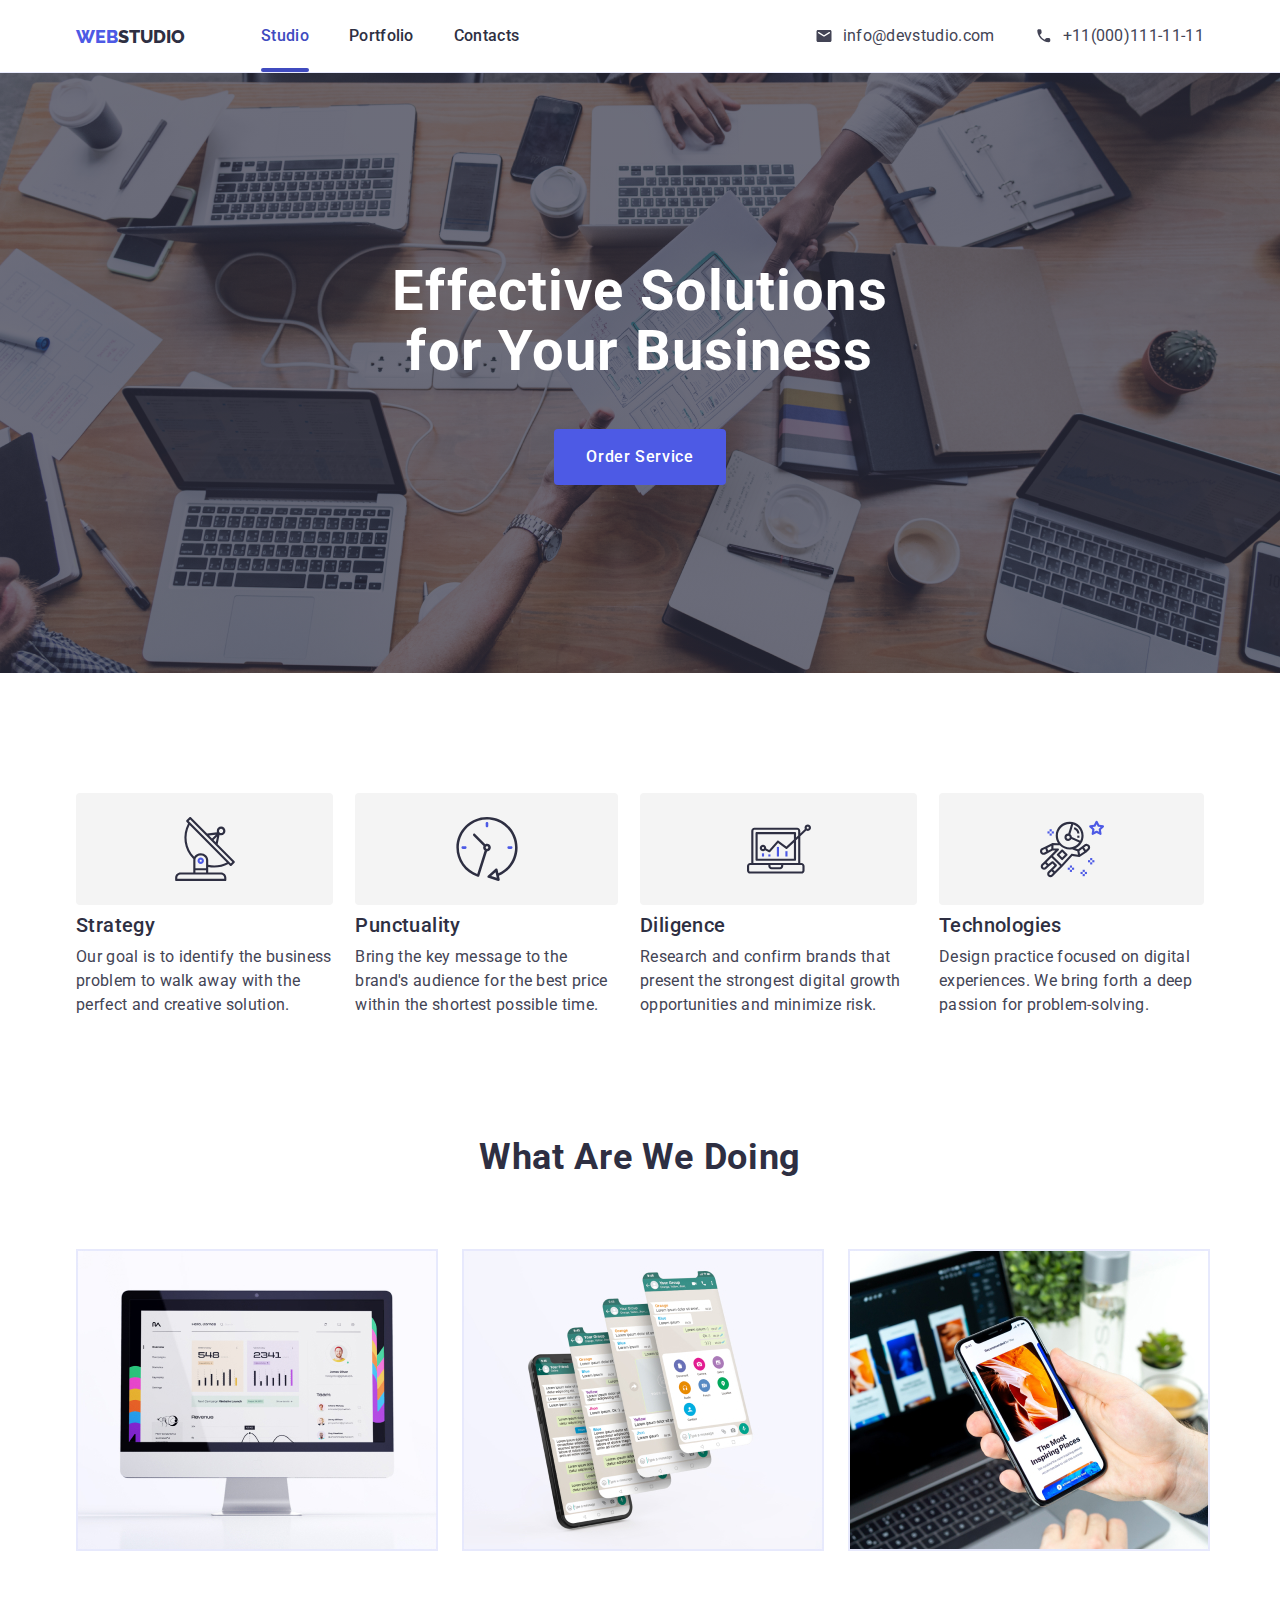
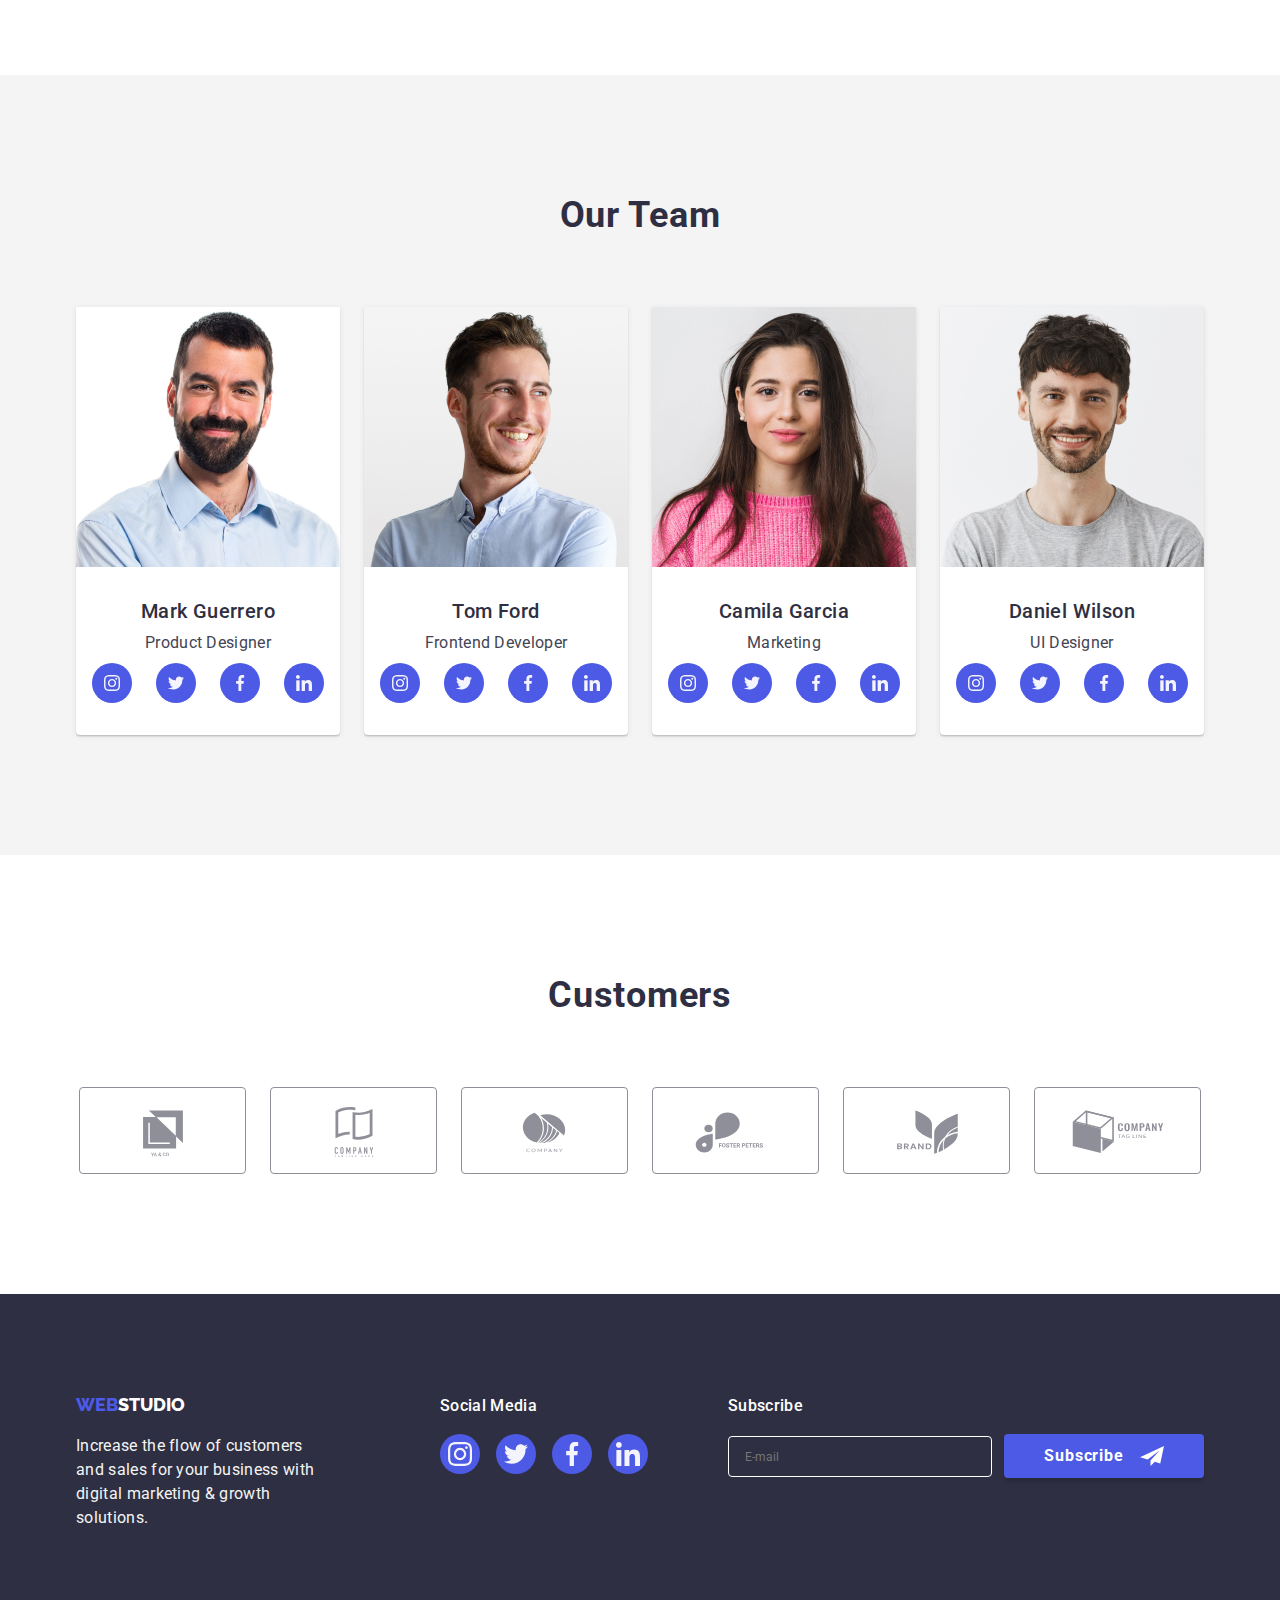
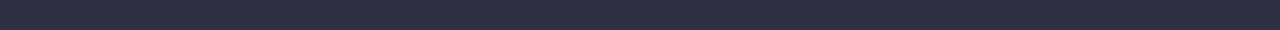
<file: index.html>
<!DOCTYPE html>
<html lang="en">

<head>
    <meta charset="UTF-8">
    <meta name="viewport" content="width=device-width, initial-scale=1.0">
    <title>Go IT Homework Markup #6</title>

    <!-- Google Fonts -->
    <!-- <link rel="preconnect" href="https://fonts.googleapis.com">
    <link rel="preconnect" href="https://fonts.gstatic.com" crossorigin> -->
    <link href="https://fonts.googleapis.com/css2?family=Raleway:wght@800&family=Roboto:wght@400;500;700;900&display=swap"
        rel="stylesheet">
        
    <!--CSS Normalize-->
    <link rel="stylesheet" href="https://cdnjs.cloudflare.com/ajax/libs/modern-normalize/2.0.0/modern-normalize.min.css">
    
    <!-- CSS -->
    <link rel="stylesheet" href="./css/styles.css">
  
</head>

<body>

<!-- HEADER -->

<header class="header">

    <div class="header-container container">

        <nav class="header-navigation">

            <a href="./index.html" class="logo">
            
                <span class="logo1">WEB</span>STUDIO
            
            </a>

            <ul class="header-list list">

                <li class="header-item"><a href="./index.html" class="header-link link current-page">Studio</a></li>
                <li class="header-item"><a href="./portfolio.html" class="header-link link">Portfolio</a></li>
                <li class="header-item"><a href="./index.html" class="header-link link">Contacts</a></li>

            </ul>


        </nav>

        <ul class="header-address list">
        
        
            <li class="header-address-item">
                <a href="mailto:info@devstudio.com" class="header-address-link link header-address-mail">info@devstudio.com
                    <svg class="header-address-mail-icon" width='18' height='18'>
                        <use href="./images/icons.svg#icon-mail"></use>
                    </svg>
                </a>
            </li>
        
            <li class="header-address-item">
                <a href="tel:+11(000)111-11-11" class="header-address-link link header-address-phone">+11(000)111-11-11
                    <svg class="header-address-phone-icon" width='18' height='18'>
                        <use href="./images/icons.svg#icon-phone"></use>
                    </svg>
                </a>
            </li>
        
        </ul>

        



    </div>

</header>

    <main>

    <!-- HERO SECTION -->

    <section class="hero-section">

            <div class="container hero-container">

                <h1 class="hero-title">Effective Solutions
                <br>for Your Business</h1>

                <button data-modal-open class="hero-button button" type="button">Order Service</button>
                

               
    </section>

    

    <!-- HERO SECTION END HERE-->

 
    <!-- BENEFIT SECTION -->

    <section class="section">

            <div class="container">

                <h2 class="visually-hidden">Benefits</h2>

                <ul class="benefit-list list">

                    <li class="benefit-item">
                        <div class="advantage-box">
                        
                                <svg advantage-icon width="64" height="64">
                                    <use href="./images/icons.svg#icon-advantage01"></use>
                            
                                </svg>
                        </div>
                        <h3 class="benefit-item-title top-text">Strategy</h3>
                        <p class="benefit-item-description bottom-text">Our goal is to identify the business
                            problem to walk away with the perfect and creative solution.</p>
                    </li>

                    <li class="benefit-item">
                        <div class="advantage-box">
                           
                                <svg advantage-icon width="64" height="64">
                                    <use href="./images/icons.svg#icon-advantage02"></use>
                            
                                </svg>         
                        </div>
                        <h3 class="benefit-item-title top-text">Punctuality</h3>
                        <p class="benefit-item-description bottom-text">Bring the key message to the brand's audience for the best price within the shortest possible
                            time.</p>
                    </li>

                    <li class="benefit-item">
                        <div class="advantage-box">
                            
                                <svg advantage-icon width="64" height="64">
                                    <use href="./images/icons.svg#icon-advantage03"></use>
                            
                                </svg>
                        </div>
                        <h3 class="benefit-item-title top-text">Diligence</h3>
                        <p class="benefit-item-description bottom-text">Research and confirm brands that present the strongest digital growth opportunities and
                            minimize risk.</p>
                    </li>

                    <li class="benefit-item">
                        <div class="advantage-box">
                            
                                <svg advantage-icon width="64" height="64">
                                    <use href="./images/icons.svg#icon-advantage04"></use>
                            
                                </svg>
                        </div>
                        <h3 class="benefit-item-title top-text">Technologies</h3>
                        <p class="benefit-item-description bottom-text">Design practice focused on digital experiences. We bring forth a deep passion for
                            problem-solving.</p>
                    </li>
                </ul>

            </div>
    </section>

    <!-- BENEFIT SECTION END HERE -->

    <!-- WHAT WE DO SECTION -->

    <section class="section section-no-top-padding">

            <div class="container">

                <h2 class="section-title">What are we doing</h2>

                    <ul class="what-we-do-list list">

                        <li class="what-we-do-item">
                        <img src="images/what-we-do-1.jpg" alt="What We Do Image1" width="360" height="300">
                        </li>

                        <li class="what-we-do-item">
                        <img src="images/what-we-do-2.jpg" alt="What We Do Image2" width="360" height="300">
                        </li>

                        <li class="what-we-do-item">
                        <img src="images/what-we-do-3.jpg" alt="What We Do Image3" width="360" height="300">
                        </li>
                    </ul>

            </div>

        </section>
    
    <!-- WHAT WE DO SECTION END HERE-->

    <!-- OUR TEAM SECTION -->
    
    <section class="section-grey section">

            <div class="container">

                <h2 class="section-title">Our Team</h2>
                
                    <ul class="team-list list">
                                   
                    <li class="team-item">
                        <div class="team-cover-wrap">
                            <img src="images/team-1.jpg" alt="Mark Guerrero" width="264" height="260">
                        <p class="team-cover-text">Lorem ipsum dolor sit amet consectetur, adipisicing elit. Officia, vel.
                            Adipisci quidem enim quas necessitatibus veniam natus quaerat laborum molestiae!
                        </p>
                        </div>
                        <div class="team-info">
                            <h3 class="team-name-text top-text">Mark Guerrero</h3>
                            <p class="team-position-text bottom-text">Product Designer</p>
                            <ul class="team-social-list list">
                                <li class="team-social-item">
                                    <a class="team-social-link link" href="https://instagram.com" target="_blank" rel="noopener noreferrer">
                                        <svg team-social-icon width="16" height="16">
                                            <use href="./images/icons.svg#icon-instagram"></use>
                                            
                                        </svg>
                                    </a>

                                </li>

                                <li class="team-social-item">
                                    <a class="team-social-link link" href="https://twitter.com" target="_blank" rel="noopener noreferrer">
                                        <svg class="team-social-icon" width="16" height="16">
                                            <use href="./images/icons.svg#icon-twitter"></use>
                                        </svg>
                                    </a>
                                
                                </li>

                                <li class="team-social-item">
                                    <a class="team-social-link link" href="https://facebook.com" target="_blank" rel="noopener noreferrer">
                                        <svg class="team-social-icon" width="16" height="16">
                                            <use href="./images/icons.svg#icon-facebook"></use>
                                        </svg>
                                    </a>
                                
                                </li>

                                <li class="team-social-item">
                                    <a class="team-social-link link" href="https://linkedin.com" target="_blank" rel="noopener noreferrer">
                                        <svg class="team-social-icon" width="16" height="16">
                                            <use href="./images/icons.svg#icon-linkedin"></use>
                                        </svg>
                                    </a>
                                
                                </li>

                            </ul>
                        </div>

                    </li>
                
                    <li class="team-item">

                        <div class="team-cover-wrap">
                            <img src="images/team-2.jpg" alt="Tom Ford" width="264" height="260">
                        <p class="team-cover-text">Lorem ipsum dolor sit amet consectetur, adipisicing elit. Officia, vel.
                            Adipisci quidem enim quas necessitatibus veniam natus quaerat laborum molestiae!
                        </p>
                        </div>
                        <div class="team-info">
                            <h3 class="team-name-text top-text">Tom Ford</h3>
                            <p class="team-position-text bottom-text">Frontend Developer</p>
                            <ul class="team-social-list list">
                                <li class="team-social-item">
                                    <a class="team-social-link link" href="https://instagram.com" target="_blank" rel="noopener noreferrer">
                                        <svg team-social-icon width="16" height="16">
                                            <use href="./images/icons.svg#icon-instagram"></use>
                            
                                        </svg>
                                    </a>
                            
                                </li>
                            
                                <li class="team-social-item">
                                    <a class="team-social-link link" href="https://twitter.com" target="_blank" rel="noopener noreferrer">
                                        <svg class="team-social-icon" width="16" height="16">
                                            <use href="./images/icons.svg#icon-twitter"></use>
                                        </svg>
                                    </a>
                            
                                </li>
                            
                                <li class="team-social-item">
                                    <a class="team-social-link link" href="https://facebook.com" target="_blank" rel="noopener noreferrer">
                                        <svg class="team-social-icon" width="16" height="16">
                                            <use href="./images/icons.svg#icon-facebook"></use>
                                        </svg>
                                    </a>
                            
                                </li>
                            
                                <li class="team-social-item">
                                    <a class="team-social-link link" href="https://linkedin.com" target="_blank" rel="noopener noreferrer">
                                        <svg class="team-social-icon" width="16" height="16">
                                            <use href="./images/icons.svg#icon-linkedin"></use>
                                        </svg>
                                    </a>
                            
                                </li>
                            
                            </ul>
                        </div>
                            
                    </li>

                    <li class="team-item">
                            <div class="team-cover-wrap">
                            <img src="images/team-3.jpg" alt="Camila Garcia" width="264" height="260">
                            <p class="team-cover-text">Lorem ipsum dolor sit amet consectetur, adipisicing elit. Officia, vel. 
                                Adipisci quidem enim quas necessitatibus veniam natus quaerat laborum molestiae!
                            </p>
                            </div>
                         <div class="team-info">
                            <h3 class="team-name-text top-text">Camila Garcia</h3>
                            <p class="team-position-text bottom-text">Marketing</p>
                            <ul class="team-social-list list">
                                <li class="team-social-item">
                                    <a class="team-social-link link" href="https://instagram.com" target="_blank" rel="noopener noreferrer">
                                        <svg team-social-icon width="16" height="16">
                                            <use href="./images/icons.svg#icon-instagram"></use>
                            
                                        </svg>
                                    </a>
                            
                                </li>
                            
                                <li class="team-social-item">
                                    <a class="team-social-link link" href="https://twitter.com" target="_blank" rel="noopener noreferrer">
                                        <svg class="team-social-icon" width="16" height="16">
                                            <use href="./images/icons.svg#icon-twitter"></use>
                                        </svg>
                                    </a>
                            
                                </li>
                            
                                <li class="team-social-item">
                                    <a class="team-social-link link" href="https://facebook.com" target="_blank" rel="noopener noreferrer">
                                        <svg class="team-social-icon" width="16" height="16">
                                            <use href="./images/icons.svg#icon-facebook"></use>
                                        </svg>
                                    </a>
                            
                                </li>
                            
                                <li class="team-social-item">
                                    <a class="team-social-link link" href="https://linkedin.com" target="_blank" rel="noopener noreferrer">
                                        <svg class="team-social-icon" width="16" height="16">
                                            <use href="./images/icons.svg#icon-linkedin"></use>
                                        </svg>
                                    </a>
                            
                                </li>
                            
                            </ul>
                        </div>
                            
                    </li>

                    <li class="team-item">
                        <div class="team-cover-wrap">
                            <img src="images/team-4.jpg" alt="Daniel Wilson" width="264" height="260">
                        <p class="team-cover-text">Lorem ipsum dolor sit amet consectetur, adipisicing elit. Officia, vel.
                            Adipisci quidem enim quas necessitatibus veniam natus quaerat laborum molestiae!
                        </p>
                        </div>
                          <div class="team-info">
                            <h3 class="team-name-text top-text">Daniel Wilson</h3>
                            <p class="team-position-text bottom-text">UI Designer</p>
                            <ul class="team-social-list list">
                                <li class="team-social-item">
                                    <a class="team-social-link link" href="https://instagram.com" target="_blank" rel="noopener noreferrer">
                                        <svg team-social-icon width="16" height="16">
                                            <use href="./images/icons.svg#icon-instagram"></use>
                            
                                        </svg>
                                    </a>
                            
                                </li>
                            
                                <li class="team-social-item">
                                    <a class="team-social-link link" href="https://twitter.com" target="_blank" rel="noopener noreferrer">
                                        <svg class="team-social-icon" width="16" height="16">
                                            <use href="./images/icons.svg#icon-twitter"></use>
                                        </svg>
                                    </a>
                            
                                </li>
                            
                                <li class="team-social-item">
                                    <a class="team-social-link link" href="https://facebook.com" target="_blank" rel="noopener noreferrer">
                                        <svg class="team-social-icon" width="16" height="16">
                                            <use href="./images/icons.svg#icon-facebook"></use>
                                        </svg>
                                    </a>
                            
                                </li>
                            
                                <li class="team-social-item">
                                    <a class="team-social-link link" href="https://linkedin.com" target="_blank" rel="noopener noreferrer">
                                        <svg class="team-social-icon" width="16" height="16">
                                            <use href="./images/icons.svg#icon-linkedin"></use>
                                        </svg>
                                    </a>
                            
                                </li>
                            
                            </ul>
                        </div>
                    
                    </li>
                </ul>
            </div>


     </section>

    <!-- OUR TEAM SECTION END HERE-->

    <!-- CLIENT SECTION -->

     <section class="client-section section">

        <div class="container">

            <h2 class="section-title">Customers</h2>

            <ul class="client-list list">
                <li class="client-item">
                    <a class="client-link link" href="./index.html" target="_blank" rel="noopener noreferrer">
                        <svg class="client-icon" width="104" height="56">
                            <use href="./images/icons.svg#icon-clientlogo1"></use>
            
                        </svg>
                    </a>
            
                </li>
            
                <li class="client-item">
                    <a class="client-link link" href="./index.html" target="_blank" rel="noopener noreferrer">
                        <svg class="client-icon" width="104" height="56">
                            <use href="./images/icons.svg#icon-clientlogo2"></use>
                
                        </svg>
                    </a>
                
                </li>
            
                <li class="client-item">
                    <a class="client-link link" href="./index.html" target="_blank" rel="noopener noreferrer">
                        <svg class="client-icon" width="104" height="56">
                            <use href="./images/icons.svg#icon-clientlogo3"></use>
                
                        </svg>
                    </a>
                
                </li>
            
                <li class="client-item">
                    <a class="client-link link" href="./index.html" target="_blank" rel="noopener noreferrer">
                        <svg class="client-icon" width="104" height="56">
                            <use href="./images/icons.svg#icon-clientlogo4"></use>
                
                        </svg>
                    </a>
                
                </li>

                <li class="client-item">
                    <a class="client-link link" href="./index.html" target="_blank" rel="noopener noreferrer">
                        <svg class="client-icon" width="104" height="56">
                            <use href="./images/icons.svg#icon-clientlogo5"></use>
                
                        </svg>
                    </a>
                
                </li>

                <li class="client-item">
                    <a class="client-link link" href="./index.html" target="_blank" rel="noopener noreferrer">
                        <svg class="client-icon" width="104" height="56">
                            <use href="./images/icons.svg#icon-clientlogo6"></use>
                
                        </svg>
                    </a>
                
                </li>
            
            </ul>
        </div>

     </section>

    <!-- CLIENT SECTION END HERE -->
    
   

    </main>

    <!--FOOTER-->

    <footer class="footer">
    
    <div class="footer-container container">


        <div class="footer-child footer-logo-container">



            <a href="./index.html" class="footer-logo">
            
                <span class="logo1">WEB</span><span class="logo2">STUDIO</span>
            
            </a>
            
            
            <p class="footer-text">
                Increase the flow of customers and
                sales for your business with digital
                marketing & growth solutions.
            </p>


        
        </div>

    <div class="company-social-container">

        <h3 class="company-social">Social Media</h3>

        <ul class="company-social-list list">

            <li class="company-social-item">
                <a class="company-social-link link" href="https://instagram.com" target="_blank" rel="noopener noreferrer">
                    <svg class="company-social-icon" width="24" height="24">
                        <use href="./images/icons.svg#companyicon-instagram"></use>
                    </svg>
                </a>
            </li>

            <li class="company-social-item">
                <a class="company-social-link link" href="https://twitter.com" target="_blank" rel="noopener noreferrer">
                    <svg class="company-social-icon" width="24" height="24">
                        <use href="./images/icons.svg#companyicon-twitter"></use>
                    </svg>
                </a>
            </li>

            <li class="company-social-item">
                <a class="company-social-link link" href="https://facebook.com" target="_blank" rel="noopener noreferrer">
                    <svg class="company-social-icon" width="24" height="24">
                        <use href="./images/icons.svg#companyicon-facebook"></use>
                    </svg>
                </a>
            </li>

            <li class="company-social-item">
                <a class="company-social-link link" href="https://facebook.com" target="_blank" rel="noopener noreferrer">
                    <svg class="company-social-icon" width="24" height="24">
                        <use href="./images/icons.svg#companyicon-linkedin"></use>
                    </svg>
                </a>
            </li>


        </ul>

    </div>

        <div class="footer-subscribe">
            <h3 class="footer-title">Subscribe</h3>
            <form action="#" method="POST" name="subscribe_form" class="subscribe-input">
              <label class="label-email" for="mail"></label>
           
              <input
                class="mail-field"
                type="e-mail"
                name="email"
                id="mail"
                required
                placeholder="E-mail"
              />
              <button type="submit" class="submit-button">Subscribe
              <svg class="subscribe-icon-send" width="24" height="24">
                <use href="./images/icons.svg#icon-send"></use>
            </svg>
              </button>
        
            </form>
          </div>



    </div>
    

    </footer>

    <!--FOOTER END HERE-->

<!-- MODAL -->

<div class="backdrop is-hidden" data-modal>
    <div class="modal">
    <button class="modal-close" type="button" data-modal-close>
    <svg class="modal-icon-close" width="8" height="8">
        <use href="./images/icons.svg#icon-close"></use>
    </svg>
    </button>
    <p class="form-description">Leave your contacts and we will call you back</p>
        <form name="modal_form" class="modal-form">
         
            <label class="modal-label" for="name-modal-form">
          
                <span class="label-text">Name</span>
               
              <input
                class="modal-form-name input-field"
                type="text"
                name="name"
                id="name-modal-form"
                required
              />
              <svg class="svg-name input-icon" width="18" height="18">
                <use href="./images/icons.svg#person-black"></use>
              </svg>
            </label>

            <label class="modal-label" for="phone-modal-form">

                <span class="label-text">Phone</span>
          
              <input
                class="modal-form-phone input-field"
                type="tel"
                name="phone"
                id="phone-modal-form"
                required
              />
              <svg class="svg-phone input-icon" width="18" height="18">
                <use href="./images/icons.svg#phone-black"></use>
              </svg>
            </label>
         
            <label class="modal-label" for="mail-modal-form">
            <span class="label-text">Email</span>
           
              <input
                class="modal-form-mail input-field"
                type="email"
                name="mail"
                id="mail-modal-form"
                required
              />
              <svg class="svg-mail input-icon" width="18" height="18">
                <use href="./images/icons.svg#email-black"></use>
              </svg>
            </label>

        
 
            <label class="modal-label" for="text-modal-form">
            <span class="label-text">Comment</span>
            <textarea
              class="comment"
              name="comment"
              id="text-modal-form"
              placeholder="Text input"
            ></textarea>
            </label>
       
        
        <div class="checkbox-field">
            <input type="checkbox" name="user-privacy" id="user-privacy" class="modal-check visually-hidden" value="true" />
            <label for="user-privacy" class="check-text"><span class="terms-span">
                    <svg class="click-icon" width="10" height="8">
                        <use href="./images/icons.svg#icon-property-click"></use>
                    </svg> </span>I accept the terms and conditions of the
                <a href="" class="terms-link">Privacy Policy</a></label>
        </div>
        <button type="submit" class="modal-button">Send</button>
        </form>
    </div>
</div>

<script src="./js/modal.js"></script>
</body>

</html>
</file>
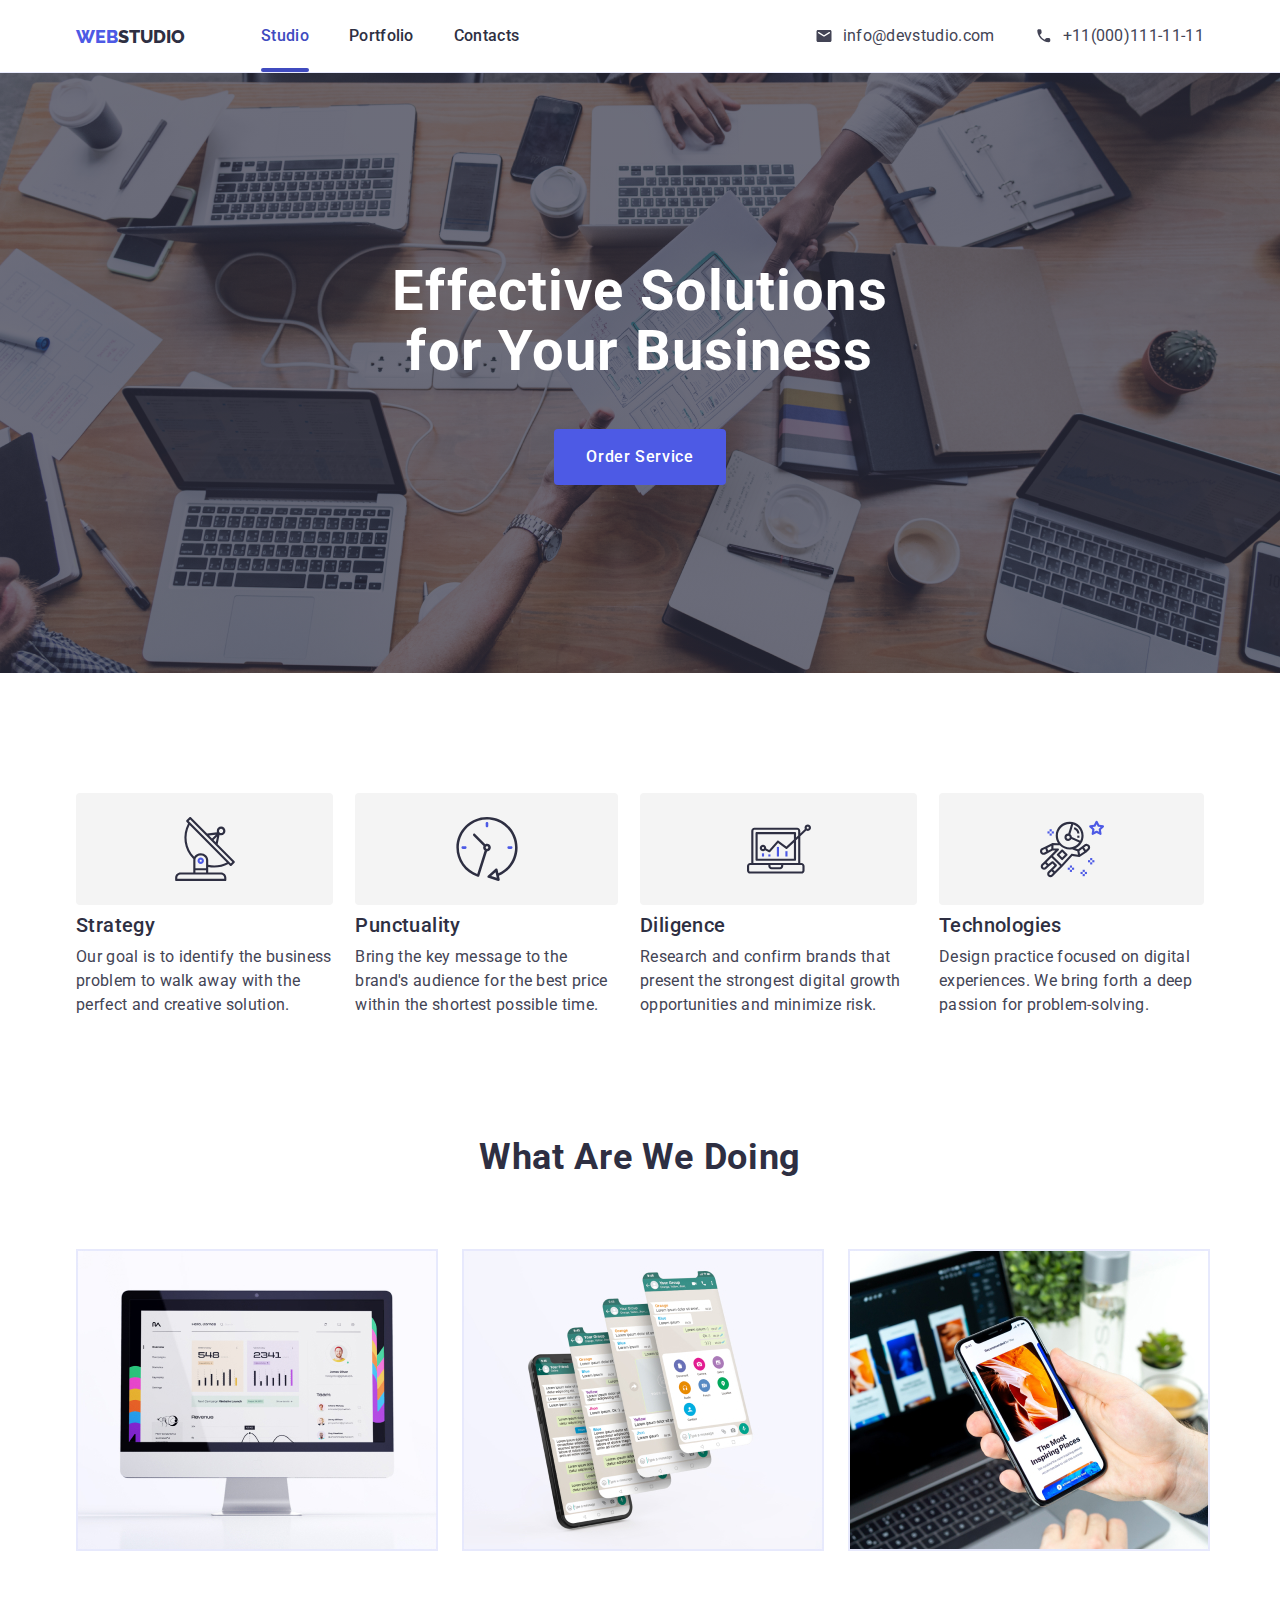
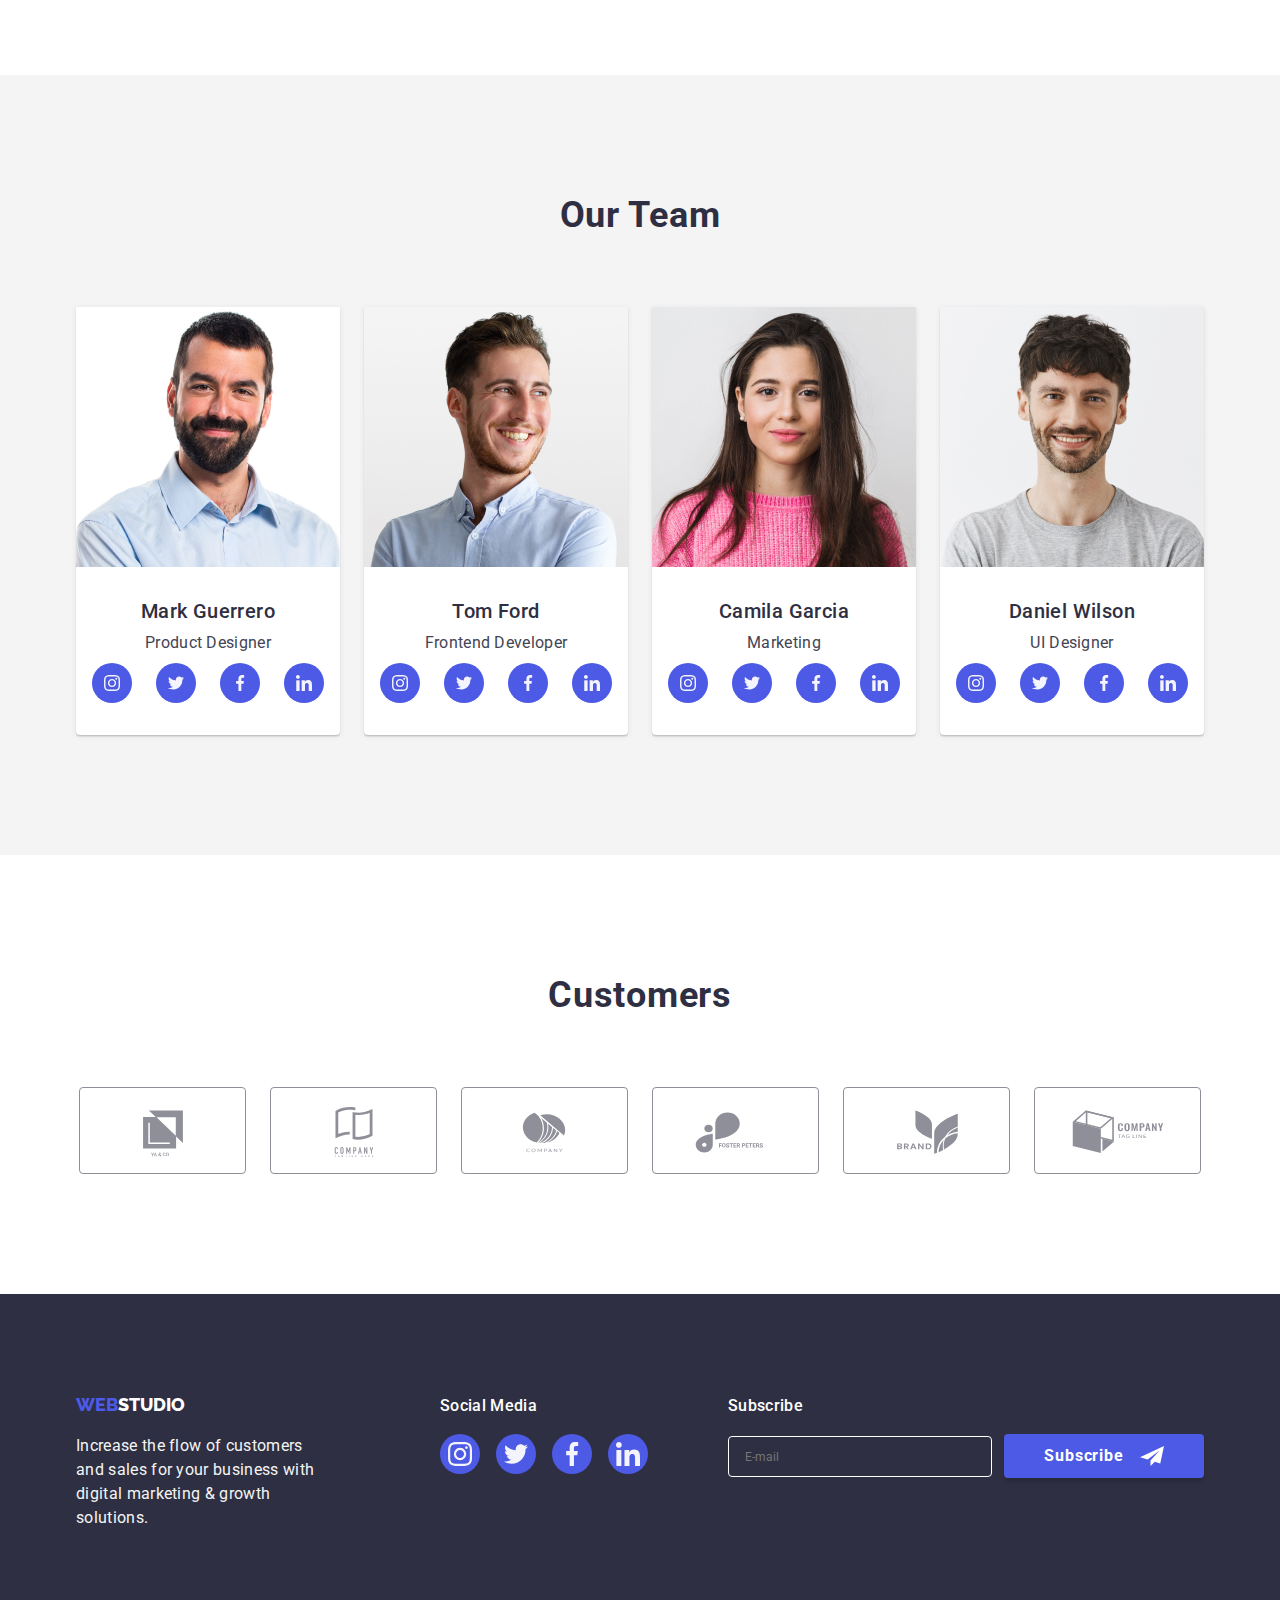
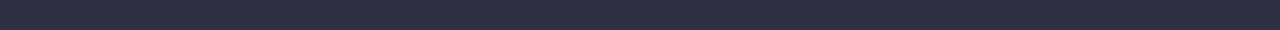
<file: index copy.html>
<!DOCTYPE html>
<html lang="en">

<head>
    <meta charset="UTF-8">
    <meta name="viewport" content="width=device-width, initial-scale=1.0">
    <title>Go IT Homework Markup #6</title>

    <!-- Google Fonts -->
    <!-- <link rel="preconnect" href="https://fonts.googleapis.com">
    <link rel="preconnect" href="https://fonts.gstatic.com" crossorigin> -->
    <link href="https://fonts.googleapis.com/css2?family=Raleway:wght@800&family=Roboto:wght@400;500;700;900&display=swap"
        rel="stylesheet">
        
    <!--CSS Normalize-->
    <link rel="stylesheet" href="https://cdnjs.cloudflare.com/ajax/libs/modern-normalize/2.0.0/modern-normalize.min.css">
    
    <!-- CSS -->
    <link rel="stylesheet" href="./css/styles.css">
  
</head>

<body>

<!-- HEADER -->

<header class="header">

    <div class="header-container container">

        <nav class="header-navigation">

            <a href="./index.html" class="logo">
            
                <span class="logo1">WEB</span>STUDIO
            
            </a>

            <ul class="header-list list">

                <li class="header-item"><a href="./index.html" class="header-link link current-page">Studio</a></li>
                <li class="header-item"><a href="./portfolio.html" class="header-link link">Portfolio</a></li>
                <li class="header-item"><a href="./index.html" class="header-link link">Contacts</a></li>

            </ul>


        </nav>

        <ul class="header-address list">
        
        
            <li class="header-address-item">
                <a href="mailto:info@devstudio.com" class="header-address-link link header-address-mail">info@devstudio.com
                    <svg class="header-address-mail-icon" width='18' height='18'>
                        <use href="./images/icons.svg#icon-mail"></use>
                    </svg>
                </a>
            </li>
        
            <li class="header-address-item">
                <a href="tel:+11(000)111-11-11" class="header-address-link link header-address-phone">+11(000)111-11-11
                    <svg class="header-address-phone-icon" width='18' height='18'>
                        <use href="./images/icons.svg#icon-phone"></use>
                    </svg>
                </a>
            </li>
        
        </ul>

        



    </div>

</header>

    <main>

    <!-- HERO SECTION -->

    <section class="hero-section">

            <div class="container hero-container">

                <h1 class="hero-title">Effective Solutions
                <br>for Your Business</h1>

                <button data-modal-open class="hero-button button" type="button">Order Service</button>
                

               
    </section>

    

    <!-- HERO SECTION END HERE-->

 
    <!-- BENEFIT SECTION -->

    <section class="section">

            <div class="container">

                <h2 class="visually-hidden">Benefits</h2>

                <ul class="benefit-list list">

                    <li class="benefit-item">
                        <div class="advantage-box">
                        
                                <svg advantage-icon width="64" height="64">
                                    <use href="./images/icons.svg#icon-advantage01"></use>
                            
                                </svg>
                        </div>
                        <h3 class="benefit-item-title top-text">Strategy</h3>
                        <p class="benefit-item-description bottom-text">Our goal is to identify the business
                            problem to walk away with the perfect and creative solution.</p>
                    </li>

                    <li class="benefit-item">
                        <div class="advantage-box">
                           
                                <svg advantage-icon width="64" height="64">
                                    <use href="./images/icons.svg#icon-advantage02"></use>
                            
                                </svg>         
                        </div>
                        <h3 class="benefit-item-title top-text">Punctuality</h3>
                        <p class="benefit-item-description bottom-text">Bring the key message to the brand's audience for the best price within the shortest possible
                            time.</p>
                    </li>

                    <li class="benefit-item">
                        <div class="advantage-box">
                            
                                <svg advantage-icon width="64" height="64">
                                    <use href="./images/icons.svg#icon-advantage03"></use>
                            
                                </svg>
                        </div>
                        <h3 class="benefit-item-title top-text">Diligence</h3>
                        <p class="benefit-item-description bottom-text">Research and confirm brands that present the strongest digital growth opportunities and
                            minimize risk.</p>
                    </li>

                    <li class="benefit-item">
                        <div class="advantage-box">
                            
                                <svg advantage-icon width="64" height="64">
                                    <use href="./images/icons.svg#icon-advantage04"></use>
                            
                                </svg>
                        </div>
                        <h3 class="benefit-item-title top-text">Technologies</h3>
                        <p class="benefit-item-description bottom-text">Design practice focused on digital experiences. We bring forth a deep passion for
                            problem-solving.</p>
                    </li>
                </ul>

            </div>
    </section>

    <!-- BENEFIT SECTION END HERE -->

    <!-- WHAT WE DO SECTION -->

    <section class="section section-no-top-padding">

            <div class="container">

                <h2 class="section-title">What are we doing</h2>

                    <ul class="what-we-do-list list">

                        <li class="what-we-do-item">
                        <img src="images/what-we-do-1.jpg" alt="What We Do Image1" width="360" height="300">
                        </li>

                        <li class="what-we-do-item">
                        <img src="images/what-we-do-2.jpg" alt="What We Do Image2" width="360" height="300">
                        </li>

                        <li class="what-we-do-item">
                        <img src="images/what-we-do-3.jpg" alt="What We Do Image3" width="360" height="300">
                        </li>
                    </ul>

            </div>

        </section>
    
    <!-- WHAT WE DO SECTION END HERE-->

    <!-- OUR TEAM SECTION -->
    
    <section class="section-grey section">

            <div class="container">

                <h2 class="section-title">Our Team</h2>
                
                    <ul class="team-list list">
                                   
                    <li class="team-item">
                        <div class="team-cover-wrap">
                            <img src="images/team-1.jpg" alt="Mark Guerrero" width="264" height="260">
                        <p class="team-cover-text">Lorem ipsum dolor sit amet consectetur, adipisicing elit. Officia, vel.
                            Adipisci quidem enim quas necessitatibus veniam natus quaerat laborum molestiae!
                        </p>
                        </div>
                        <div class="team-info">
                            <h3 class="team-name-text top-text">Mark Guerrero</h3>
                            <p class="team-position-text bottom-text">Product Designer</p>
                            <ul class="team-social-list list">
                                <li class="team-social-item">
                                    <a class="team-social-link link" href="https://instagram.com" target="_blank" rel="noopener noreferrer">
                                        <svg team-social-icon width="16" height="16">
                                            <use href="./images/icons.svg#icon-instagram"></use>
                                            
                                        </svg>
                                    </a>

                                </li>

                                <li class="team-social-item">
                                    <a class="team-social-link link" href="https://twitter.com" target="_blank" rel="noopener noreferrer">
                                        <svg class="team-social-icon" width="16" height="16">
                                            <use href="./images/icons.svg#icon-twitter"></use>
                                        </svg>
                                    </a>
                                
                                </li>

                                <li class="team-social-item">
                                    <a class="team-social-link link" href="https://facebook.com" target="_blank" rel="noopener noreferrer">
                                        <svg class="team-social-icon" width="16" height="16">
                                            <use href="./images/icons.svg#icon-facebook"></use>
                                        </svg>
                                    </a>
                                
                                </li>

                                <li class="team-social-item">
                                    <a class="team-social-link link" href="https://linkedin.com" target="_blank" rel="noopener noreferrer">
                                        <svg class="team-social-icon" width="16" height="16">
                                            <use href="./images/icons.svg#icon-linkedin"></use>
                                        </svg>
                                    </a>
                                
                                </li>

                            </ul>
                        </div>

                    </li>
                
                    <li class="team-item">

                        <div class="team-cover-wrap">
                            <img src="images/team-2.jpg" alt="Tom Ford" width="264" height="260">
                        <p class="team-cover-text">Lorem ipsum dolor sit amet consectetur, adipisicing elit. Officia, vel.
                            Adipisci quidem enim quas necessitatibus veniam natus quaerat laborum molestiae!
                        </p>
                        </div>
                        <div class="team-info">
                            <h3 class="team-name-text top-text">Tom Ford</h3>
                            <p class="team-position-text bottom-text">Frontend Developer</p>
                            <ul class="team-social-list list">
                                <li class="team-social-item">
                                    <a class="team-social-link link" href="https://instagram.com" target="_blank" rel="noopener noreferrer">
                                        <svg team-social-icon width="16" height="16">
                                            <use href="./images/icons.svg#icon-instagram"></use>
                            
                                        </svg>
                                    </a>
                            
                                </li>
                            
                                <li class="team-social-item">
                                    <a class="team-social-link link" href="https://twitter.com" target="_blank" rel="noopener noreferrer">
                                        <svg class="team-social-icon" width="16" height="16">
                                            <use href="./images/icons.svg#icon-twitter"></use>
                                        </svg>
                                    </a>
                            
                                </li>
                            
                                <li class="team-social-item">
                                    <a class="team-social-link link" href="https://facebook.com" target="_blank" rel="noopener noreferrer">
                                        <svg class="team-social-icon" width="16" height="16">
                                            <use href="./images/icons.svg#icon-facebook"></use>
                                        </svg>
                                    </a>
                            
                                </li>
                            
                                <li class="team-social-item">
                                    <a class="team-social-link link" href="https://linkedin.com" target="_blank" rel="noopener noreferrer">
                                        <svg class="team-social-icon" width="16" height="16">
                                            <use href="./images/icons.svg#icon-linkedin"></use>
                                        </svg>
                                    </a>
                            
                                </li>
                            
                            </ul>
                        </div>
                            
                    </li>

                    <li class="team-item">
                            <div class="team-cover-wrap">
                            <img src="images/team-3.jpg" alt="Camila Garcia" width="264" height="260">
                            <p class="team-cover-text">Lorem ipsum dolor sit amet consectetur, adipisicing elit. Officia, vel. 
                                Adipisci quidem enim quas necessitatibus veniam natus quaerat laborum molestiae!
                            </p>
                            </div>
                         <div class="team-info">
                            <h3 class="team-name-text top-text">Camila Garcia</h3>
                            <p class="team-position-text bottom-text">Marketing</p>
                            <ul class="team-social-list list">
                                <li class="team-social-item">
                                    <a class="team-social-link link" href="https://instagram.com" target="_blank" rel="noopener noreferrer">
                                        <svg team-social-icon width="16" height="16">
                                            <use href="./images/icons.svg#icon-instagram"></use>
                            
                                        </svg>
                                    </a>
                            
                                </li>
                            
                                <li class="team-social-item">
                                    <a class="team-social-link link" href="https://twitter.com" target="_blank" rel="noopener noreferrer">
                                        <svg class="team-social-icon" width="16" height="16">
                                            <use href="./images/icons.svg#icon-twitter"></use>
                                        </svg>
                                    </a>
                            
                                </li>
                            
                                <li class="team-social-item">
                                    <a class="team-social-link link" href="https://facebook.com" target="_blank" rel="noopener noreferrer">
                                        <svg class="team-social-icon" width="16" height="16">
                                            <use href="./images/icons.svg#icon-facebook"></use>
                                        </svg>
                                    </a>
                            
                                </li>
                            
                                <li class="team-social-item">
                                    <a class="team-social-link link" href="https://linkedin.com" target="_blank" rel="noopener noreferrer">
                                        <svg class="team-social-icon" width="16" height="16">
                                            <use href="./images/icons.svg#icon-linkedin"></use>
                                        </svg>
                                    </a>
                            
                                </li>
                            
                            </ul>
                        </div>
                            
                    </li>

                    <li class="team-item">
                        <div class="team-cover-wrap">
                            <img src="images/team-4.jpg" alt="Daniel Wilson" width="264" height="260">
                        <p class="team-cover-text">Lorem ipsum dolor sit amet consectetur, adipisicing elit. Officia, vel.
                            Adipisci quidem enim quas necessitatibus veniam natus quaerat laborum molestiae!
                        </p>
                        </div>
                          <div class="team-info">
                            <h3 class="team-name-text top-text">Daniel Wilson</h3>
                            <p class="team-position-text bottom-text">UI Designer</p>
                            <ul class="team-social-list list">
                                <li class="team-social-item">
                                    <a class="team-social-link link" href="https://instagram.com" target="_blank" rel="noopener noreferrer">
                                        <svg team-social-icon width="16" height="16">
                                            <use href="./images/icons.svg#icon-instagram"></use>
                            
                                        </svg>
                                    </a>
                            
                                </li>
                            
                                <li class="team-social-item">
                                    <a class="team-social-link link" href="https://twitter.com" target="_blank" rel="noopener noreferrer">
                                        <svg class="team-social-icon" width="16" height="16">
                                            <use href="./images/icons.svg#icon-twitter"></use>
                                        </svg>
                                    </a>
                            
                                </li>
                            
                                <li class="team-social-item">
                                    <a class="team-social-link link" href="https://facebook.com" target="_blank" rel="noopener noreferrer">
                                        <svg class="team-social-icon" width="16" height="16">
                                            <use href="./images/icons.svg#icon-facebook"></use>
                                        </svg>
                                    </a>
                            
                                </li>
                            
                                <li class="team-social-item">
                                    <a class="team-social-link link" href="https://linkedin.com" target="_blank" rel="noopener noreferrer">
                                        <svg class="team-social-icon" width="16" height="16">
                                            <use href="./images/icons.svg#icon-linkedin"></use>
                                        </svg>
                                    </a>
                            
                                </li>
                            
                            </ul>
                        </div>
                    
                    </li>
                </ul>
            </div>


     </section>

    <!-- OUR TEAM SECTION END HERE-->

    <!-- CLIENT SECTION -->

     <section class="client-section section">

        <div class="container">

            <h2 class="section-title">Customers</h2>

            <ul class="client-list list">
                <li class="client-item">
                    <a class="client-link link" href="./index.html" target="_blank" rel="noopener noreferrer">
                        <svg class="client-icon" width="104" height="56">
                            <use href="./images/icons.svg#icon-clientlogo1"></use>
            
                        </svg>
                    </a>
            
                </li>
            
                <li class="client-item">
                    <a class="client-link link" href="./index.html" target="_blank" rel="noopener noreferrer">
                        <svg class="client-icon" width="104" height="56">
                            <use href="./images/icons.svg#icon-clientlogo2"></use>
                
                        </svg>
                    </a>
                
                </li>
            
                <li class="client-item">
                    <a class="client-link link" href="./index.html" target="_blank" rel="noopener noreferrer">
                        <svg class="client-icon" width="104" height="56">
                            <use href="./images/icons.svg#icon-clientlogo3"></use>
                
                        </svg>
                    </a>
                
                </li>
            
                <li class="client-item">
                    <a class="client-link link" href="./index.html" target="_blank" rel="noopener noreferrer">
                        <svg class="client-icon" width="104" height="56">
                            <use href="./images/icons.svg#icon-clientlogo4"></use>
                
                        </svg>
                    </a>
                
                </li>

                <li class="client-item">
                    <a class="client-link link" href="./index.html" target="_blank" rel="noopener noreferrer">
                        <svg class="client-icon" width="104" height="56">
                            <use href="./images/icons.svg#icon-clientlogo5"></use>
                
                        </svg>
                    </a>
                
                </li>

                <li class="client-item">
                    <a class="client-link link" href="./index.html" target="_blank" rel="noopener noreferrer">
                        <svg class="client-icon" width="104" height="56">
                            <use href="./images/icons.svg#icon-clientlogo6"></use>
                
                        </svg>
                    </a>
                
                </li>
            
            </ul>
        </div>

     </section>

    <!-- CLIENT SECTION END HERE -->
    
   

    </main>

    <!--FOOTER-->

    <footer class="footer">
    
    <div class="footer-container container">


        <div class="footer-child footer-logo-container">



            <a href="./index.html" class="footer-logo">
            
                <span class="logo1">WEB</span><span class="logo2">STUDIO</span>
            
            </a>
            
            
            <p class="footer-text">
                Increase the flow of customers and
                sales for your business with digital
                marketing & growth solutions.
            </p>


        
        </div>

    <div class="company-social-container">

        <h3 class="company-social">Social Media</h3>

        <ul class="company-social-list list">

            <li class="company-social-item">
                <a class="company-social-link link" href="https://instagram.com" target="_blank" rel="noopener noreferrer">
                    <svg class="company-social-icon" width="24" height="24">
                        <use href="./images/icons.svg#companyicon-instagram"></use>
                    </svg>
                </a>
            </li>

            <li class="company-social-item">
                <a class="company-social-link link" href="https://twitter.com" target="_blank" rel="noopener noreferrer">
                    <svg class="company-social-icon" width="24" height="24">
                        <use href="./images/icons.svg#companyicon-twitter"></use>
                    </svg>
                </a>
            </li>

            <li class="company-social-item">
                <a class="company-social-link link" href="https://facebook.com" target="_blank" rel="noopener noreferrer">
                    <svg class="company-social-icon" width="24" height="24">
                        <use href="./images/icons.svg#companyicon-facebook"></use>
                    </svg>
                </a>
            </li>

            <li class="company-social-item">
                <a class="company-social-link link" href="https://facebook.com" target="_blank" rel="noopener noreferrer">
                    <svg class="company-social-icon" width="24" height="24">
                        <use href="./images/icons.svg#companyicon-linkedin"></use>
                    </svg>
                </a>
            </li>


        </ul>

    </div>

     <div class="footer-subscribe">
            <h3 class="footer-title">Subscribe</h3>
            <form action="#" method="POST" name="subscribe_form" class="subscribe-input">
              <label class="label-email" for="mail"></label>
           
              <input
                class="mail-field"
                type="e-mail"
                name="email"
                id="mail"
                required
                placeholder="E-mail"
              />
              <button type="submit" class="submit-button">Subscribe
              <svg class="subscribe-icon-send" width="24" height="24">
                <use href="./images/icons.svg#icon-send"></use>
            </svg>
              </button>
        
            </form>
          </div>

    </div>
    

    </footer>

    <!--FOOTER END HERE-->

<!-- MODAL -->

<div class="backdrop is-hidden" data-modal>
    <div class="modal">
    <button class="modal-close" type="button" data-modal-close>
    <svg class="modal-icon-close" width="8" height="8">
        <use href="./images/icons.svg#icon-close"></use>
    </svg>
    </button>
<!--     <p class="form-description">Leave your contacts and we will call you back</p>
        <form name="modal_form" class="modal-form">
         
            <label class="modal-label" for="name-modal-form">
          
                <span class="label-text">Name</span>
               
              <input
                class="modal-form-name input-field"
                type="text"
                name="name"
                id="name-modal-form"
              />
              <svg class="svg-name input-icon" width="18" height="18">
                <use href="./images/icons.svg#person-black"></use>
              </svg>
            </label>

            <label class="modal-label" for="phone-modal-form">

                <span class="label-text">Phone</span>
          
              <input
                class="modal-form-phone input-field"
                type="tel"
                name="phone"
                id="phone-modal-form"
              />
              <svg class="svg-phone input-icon" width="18" height="18">
                <use href="./images/icons.svg#phone-black"></use>
              </svg>
            </label>
         
            <label class="modal-label" for="mail-modal-form">
            <span class="label-text">Email</span>
           
              <input
                class="modal-form-mail input-field"
                type="email"
                name="mail"
                id="mail-modal-form"
              />
              <svg class="svg-mail input-icon" width="18" height="18">
                <use href="./images/icons.svg#email-black"></use>
              </svg>
            </label>

        
 
            <label class="modal-label" for="text-modal-form">
            <span class="label-text">Comment</span>
            <textarea
              class="comment"
              name="comment"
              id="text-modal-form"
              placeholder="Text input"
            ></textarea>
            </label>
       
        

        <input type="checkbox" id="privacy-policy" name="user_privacy_policy" class="modal-form-check visually-hidden" />
        <label for="privacy-policy" class="modal-form-check-desc">
            <span class="modal-form-fake-checkbox">
                <svg class="modal-form-fake-checkbox-icon" width="16" height="16">
                    <use href="./images/icons.svg#icon-form-checked"></use>
                </svg>
            </span>
            I accept the terms and conditions of the&nbsp;
            <a href="" class="modal-form-check-desc-link">Privacy Policy</a>
        </label>
          <button type="submit" class="modal-submit-button">Send</button>
        </form>
    </div>
</div> -->
    
<script src="./js/modal.js"></script>
</body>

</html>
</file>
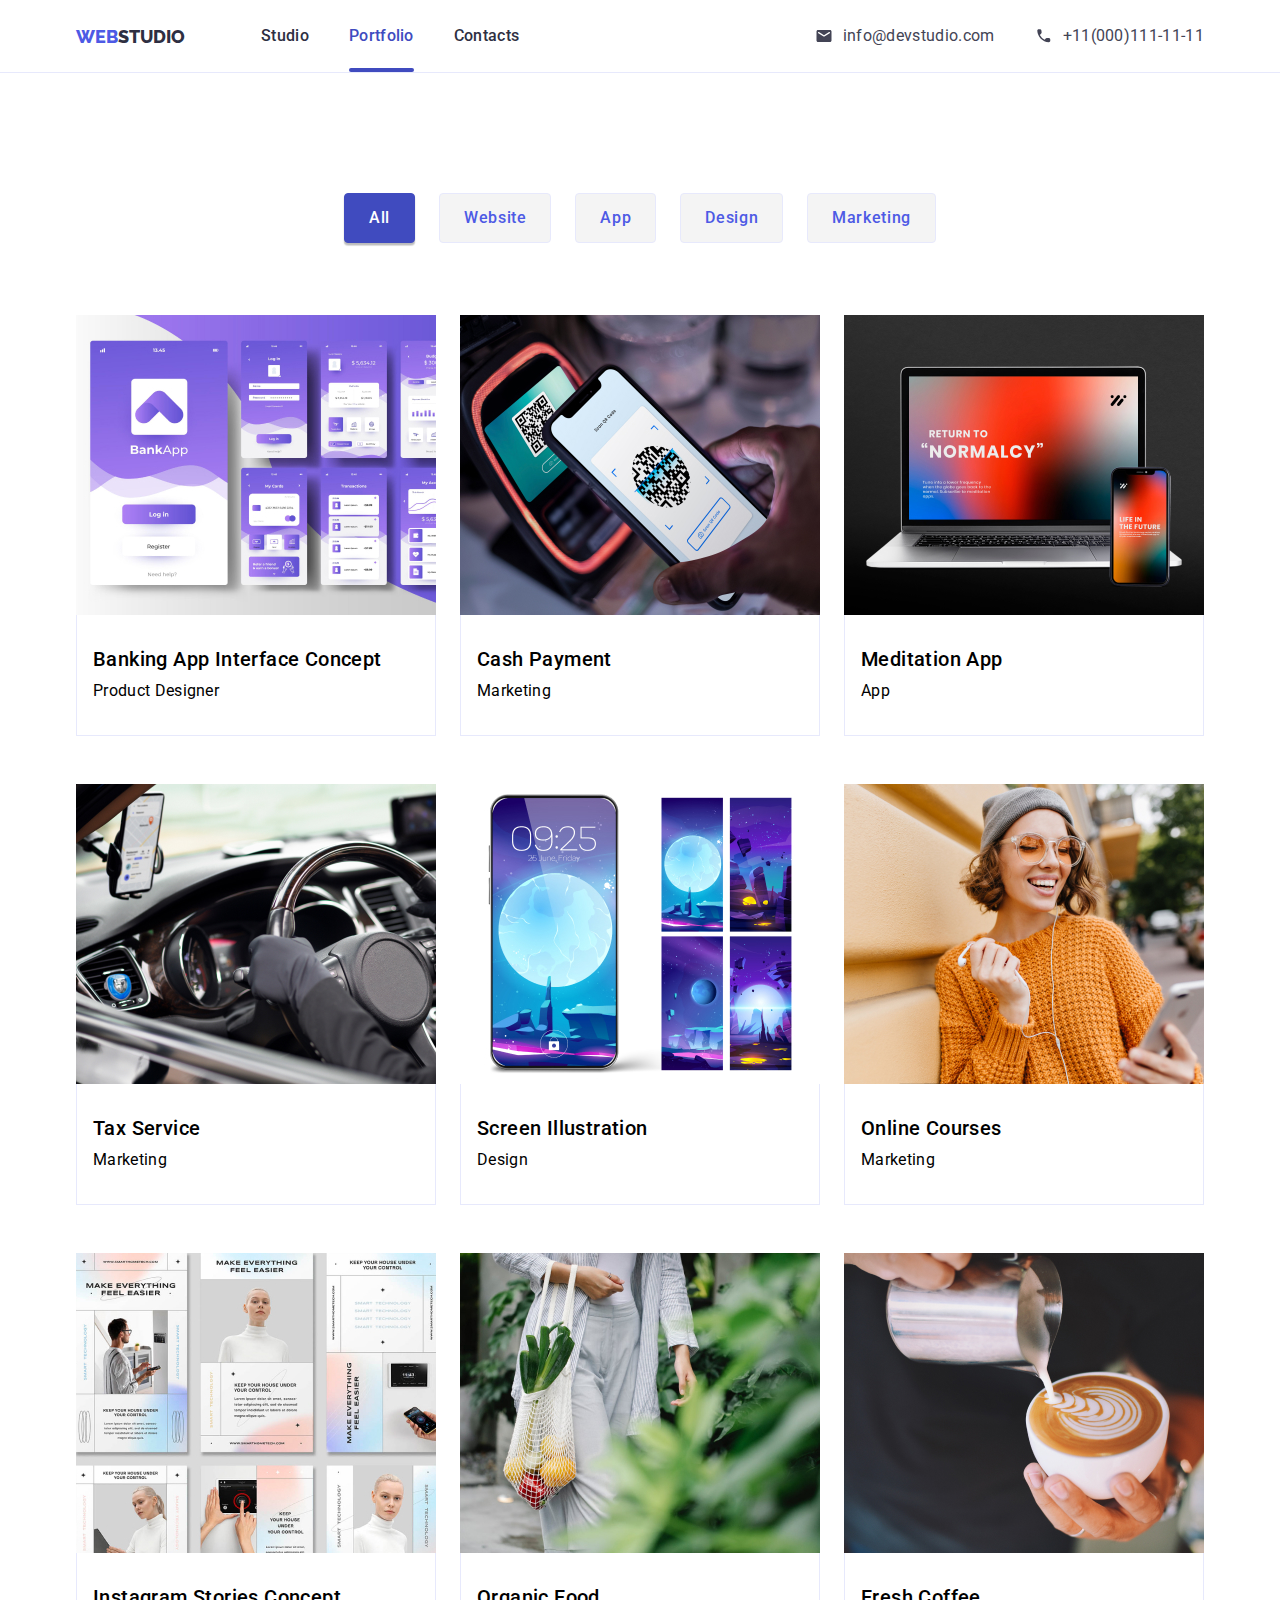
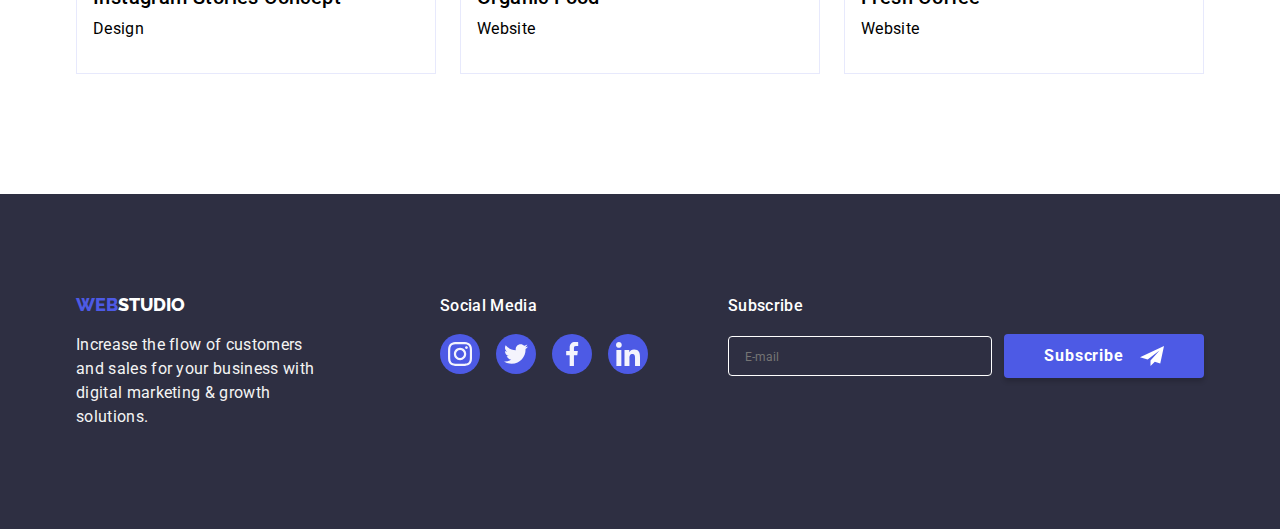
<file: portfolio.html>
<!DOCTYPE html>
<html lang="en">

<head>
    <meta charset="UTF-8">
    <meta name="viewport" content="width=device-width, initial-scale=1.0">
    <title>Go IT Homework Markup #4</title>

    <!-- Google Fonts -->
    <!-- <link rel="preconnect" href="https://fonts.googleapis.com">
    <link rel="preconnect" href="https://fonts.gstatic.com" crossorigin> -->
    <link
        href="https://fonts.googleapis.com/css2?family=Raleway:wght@800&family=Roboto:wght@400;500;700;900&display=swap"
        rel="stylesheet">

    <!--This is the Globe Style Reset-->
    <link rel="stylesheet" href="https://cdnjs.cloudflare.com/ajax/libs/modern-normalize/2.0.0/modern-normalize.min.css">

    <!-- CSS -->
    <link rel="stylesheet" href="./css/styles.css">

</head>

<body>

<!-- HEADER -->

<header class="header">

    <div class="header-container container">

        <nav class="header-navigation">

            <a href="./index.html" class="logo">

                <span class="logo1">WEB</span>STUDIO

            </a>

            <ul class="header-list list">

                <li class="header-item"><a href="./index.html" class="header-link link">Studio</a></li>
                <li class="header-item"><a href="./portfolio.html" class="header-link link current-page">Portfolio</a></li>
                <li class="header-item"><a href="./index.html" class="header-link link">Contacts</a></li>

            </ul>


        </nav>

        <ul class="header-address list">


            <li class="header-address-item">
                <a href="mailto:info@devstudio.com" class="header-address-link link header-address-mail">info@devstudio.com
                <svg class="header-address-mail-icon" width='18' height='18'>
                    <use href="images/icons.svg#icon-mail"></use>
                </svg>
            </a></li>

            <li class="header-address-item">
            <a href="tel:+11(000)111-11-11" class="header-address-link link header-address-phone">+11(000)111-11-11
            <svg class="header-address-phone-icon" width='18' height='18'>
                <use href="images/icons.svg#icon-phone"></use>
            </svg>
            </a></li>

        </ul>





    </div>

</header>

<main>

<section class="section">


<div class="filter-container container">


    <ul class="filter-list list">
    
        <li class="filters-item">
        <button class="filter-button filter-button-text button active-filter" type="button">All
        </button>
        </li>

        <li class="filters-item">
        <button class="filter-button filter-button-text button" type="button">Website
        </button>
        </li>

        <li class="filters-item">
        <button class="filter-button filter-button-text button" type="button">App
        </button>
        </li>

        <li class="filters-item">
        <button class="filter-button filter-button-text button" type="button">Design
        </button>
        </li>

        <li class="items">
        <button class="filter-button filter-button-text button" type="button">Marketing
        </button>
        </li>

    </ul>


    <ul class="portfolio-list list">
    
    
        <li class="portfolio-item">
    
            <a class="link" href="#">
                <div class="portfolio-cover-wrap">
                <img src="images/app01.jpg" alt="Banking App" width="360" height="300">
                <p class="portfolio-cover-text">Lorem ipsum dolor sit amet consectetur, adipisicing elit. Officia, vel.
                    Adipisci quidem enim quas necessitatibus veniam natus quaerat laborum molestiae!
                </p>
                </div>
                
                <div class="portfolio-info">
                    <h3 class="portfolio-name">Banking App Interface Concept</h3>
                    <p class="portfolio-type">Product Designer</p>
                </div>
            </a>
            
    
        </li>
    
    
        <li class="portfolio-item">
    
            <a class="link" href="#">
            <div class="portfolio-cover-wrap">
            <img src="images/marketing01.jpg" alt="Cash Payment" width="360" height="300">
            <p class="portfolio-cover-text">Lorem ipsum dolor sit amet consectetur, adipisicing elit. Officia, vel.
                Adipisci quidem enim quas necessitatibus veniam natus quaerat laborum molestiae!
            </p>
            </div>
    
            <div class="portfolio-info">
                <h3 class="portfolio-name">Cash Payment</h3>
                <p class="portfolio-type">Marketing</p>
            </div>
            </a>
    
        </li>
    
        <li class="portfolio-item">
    
            <a class="link" href="#">
            <div class="portfolio-cover-wrap">
            <img src="images/app02.jpg" alt="Meditation App" width="360" height="300">
            <p class="portfolio-cover-text">Lorem ipsum dolor sit amet consectetur, adipisicing elit. Officia, vel.
                Adipisci quidem enim quas necessitatibus veniam natus quaerat laborum molestiae!
            </p>
            </div>
    
            <div class="portfolio-info">
                <h3 class="portfolio-name">Meditation App</h3>
                <p class="portfolio-type">App</p>
            </div>
            </a>
    
        </li>
    
    
    
    
        <li class="portfolio-item">
    
            <a class="link" href="#">
            <div class="portfolio-cover-wrap">
            <img src="images/marketing02.jpg" alt="Tax Service" width="360" height="300">
            <p class="portfolio-cover-text">Lorem ipsum dolor sit amet consectetur, adipisicing elit. Officia, vel.
                Adipisci quidem enim quas necessitatibus veniam natus quaerat laborum molestiae!
            </p>
            </div>
    
            <div class="portfolio-info">
                <h3 class="portfolio-name">Tax Service</h3>
                <p class="portfolio-type">Marketing</p>
            </div>
            </a>
    
        </li>
    
    
        <li class="portfolio-item">
    
            <a class="link" href="#">
            <div class="portfolio-cover-wrap">
            <img src="images/design01.jpg" alt="Screen Illustraion" width="360" height="300">
            <p class="portfolio-cover-text">Lorem ipsum dolor sit amet consectetur, adipisicing elit. Officia, vel.
                Adipisci quidem enim quas necessitatibus veniam natus quaerat laborum molestiae!
            </p>
            </div>
    
            <div class="portfolio-info">
                <h3 class="portfolio-name">Screen Illustration</h3>
                <p class="portfolio-type">Design</p>
            </div>
            </a>
    
        </li>
    
        <li class="portfolio-item">
    
            <a class="link" href="#">
            <div class="portfolio-cover-wrap">
            <img src="images/marketing03.jpg" alt="Online Courses" width="360" height="300">
            <p class="portfolio-cover-text">Lorem ipsum dolor sit amet consectetur, adipisicing elit. Officia, vel.
                Adipisci quidem enim quas necessitatibus veniam natus quaerat laborum molestiae!
            </p>
            </div>
    
            <div class="portfolio-info">
                <h3 class="portfolio-name">Online Courses</h3>
                <p class="portfolio-type">Marketing</p>
            </div>
            </a>
    
        </li>
    
    
        <li class="portfolio-item">
    
            <a class="link" href="#">
            <div class="portfolio-cover-wrap">
            <img src="images/design02.jpg" alt="Instagram Stories Concept" width="360" height="300">
            <p class="portfolio-cover-text">Lorem ipsum dolor sit amet consectetur, adipisicing elit. Officia, vel.
                Adipisci quidem enim quas necessitatibus veniam natus quaerat laborum molestiae!
            </p>
            </div>
    
            <div class="portfolio-info">
                <h3 class="portfolio-name">Instagram Stories Concept</h3>
                <p class="portfolio-type">Design</p>
            </div>
            </a>
    
        </li>
    
        <li class="portfolio-item">
    
            <a class="link" href="#">
            <div class="portfolio-cover-wrap">
            <img src="images/website01.jpg" alt="Organic Food" width="360" height="300">
            <p class="portfolio-cover-text">Lorem ipsum dolor sit amet consectetur, adipisicing elit. Officia, vel.
                Adipisci quidem enim quas necessitatibus veniam natus quaerat laborum molestiae!
            </p>
            </div>
    
            <div class="portfolio-info">
                <h3 class="portfolio-name">Organic Food</h3>
                <p class="portfolio-type">Website</p>
            </div>
            </a>

        </li>
    
        <li class="portfolio-item">
    
            <a class="link" href="#">
            <div class="portfolio-cover-wrap">
            <img src="images/website02.jpg" alt="Fresh Coffee" width="360" height="300">
            <p class="portfolio-cover-text">Lorem ipsum dolor sit amet consectetur, adipisicing elit. Officia, vel.
                Adipisci quidem enim quas necessitatibus veniam natus quaerat laborum molestiae!
            </p>
            </div>
    
            <div class="portfolio-info">
                <h3 class="portfolio-name">Fresh Coffee</h3>
                <p class="portfolio-type">Website</p>
            </div>
            </a>
    
        </li>
    
    
    
    </ul>
              
    
</div>

</section>



        



    
    </main>


<!--FOOTER-->

<footer class="footer">

    <div class="footer-container container">


        <div class="footer-child footer-logo-container">



            <a href="./index.html" class="footer-logo">

                <span class="logo1">WEB</span><span class="logo2">STUDIO</span>

            </a>


            <p class="footer-text">
                Increase the flow of customers and
                sales for your business with digital
                marketing & growth solutions.
            </p>



        </div>

        <div class="company-social-container">

            <h3 class="company-social">Social Media</h3>

            <ul class="company-social-list list">

                <li class="company-social-item">
                    <a class="company-social-link link" href="https://instagram.com" target="_blank"
                        rel="noopener noreferrer">
                        <svg class="company-social-icon" width="24" height="24">
                            <use href="./images/icons.svg#companyicon-instagram"></use>
                        </svg>
                    </a>
                </li>

                <li class="company-social-item">
                    <a class="company-social-link link" href="https://twitter.com" target="_blank"
                        rel="noopener noreferrer">
                        <svg class="company-social-icon" width="24" height="24">
                            <use href="./images/icons.svg#companyicon-twitter"></use>
                        </svg>
                    </a>
                </li>

                <li class="company-social-item">
                    <a class="company-social-link link" href="https://facebook.com" target="_blank"
                        rel="noopener noreferrer">
                        <svg class="company-social-icon" width="24" height="24">
                            <use href="./images/icons.svg#companyicon-facebook"></use>
                        </svg>
                    </a>
                </li>

                <li class="company-social-item">
                    <a class="company-social-link link" href="https://facebook.com" target="_blank"
                        rel="noopener noreferrer">
                        <svg company-social-icon width="24" height="24">
                            <use href="./images/icons.svg#companyicon-linkedin"></use>
                        </svg>
                    </a>
                </li>


            </ul>

        </div>

        <div class="footer-subscribe">
            <h2 class="footer-title">Subscribe</h2>
            <form action="#" method="POST" name="subscribe_form" class="subscribe-input">
                <label class="label-email" for="mail"></label>
        
                <input class="mail-field" type="e-mail" name="email" id="mail" required placeholder="E-mail" />
                <button type="submit" class="submit-button">Subscribe
                    <svg class="subscribe-icon-send" width="24" height="24">
                        <use href="./images/icons.svg#icon-send"></use>
                    </svg>
                </button>
        
            </form>
        </div>
    </div>


</footer>

<!--FOOTER END HERE-->
<script src="./js/modal.js"></script>
</body>

</html>
</file>
<file: css/styles.css>
/* CSS Variables */
:root {

    --primary-font: "Roboto", sans-serif;
    --title-font: "Roboto", sans-serif;
    --primary-black-color: #434455;
    --primary-white-color: #ffffff;
    --primary-accent-color: #2e2f42;
    --secondary-accent-color: #404bbf;
    --iris: #4d5ae5;
    --cloud: #f4f4f4;
    --secondary-white-color: #f4f4fd;
    --cornflower-color: #e7e9fc;
    --lightslate: #8E8F99;
    --primary-icon-hover-color: #31D0AA;
}

/* CSS RESET */
p,
h1,
h2,
h3,
h4,
h5,
h6 {
  margin: 0;
}

ul,
ol {
  margin: 0;
  padding:0;
}

img {
  display: block;
}
/* END CSS RESET */

body {
    font-family: 'Roboto', sans-serif;
}

.container {
    width: 1158px;
    margin: 0 auto;
    padding: 0 15px;
    
  

}



/* General Styles */

/* remove bullet points in lists */
.list {
    list-style: none;
}


/* remove underline in links */
.link {
    color: inherit;
    text-decoration: none;
}

.portfolio-item a.link {
    display: block;
    transition: box-shadow 250ms ease-in;
}

/* top text */
.top-text {
    font-size: 20px;
    font-style: normal;
    font-weight: 500;
    line-height: 24px;
    letter-spacing: 0.4px;
}

.bottom-text {
    font-size: 16px;
    font-style: normal;
    font-weight: 400;
    line-height: 24px;
    letter-spacing: 0.32px;
    
}

/* 1. button - doesn't automatically inherit font-family*/
.button {

    display: block;
    
    font-family: inherit;
    font-size: 16px;
    font-style: normal;
    font-weight: 500;
    line-height: 24px;
    letter-spacing: 0.64px;
    cursor: pointer;


    border: 4px;
    border-radius: 4px;
    transition: all 250ms cubic-bezier(0.4, 0, 0.2, 1);
    
}

.section {
    padding-top: 120px;
    padding-bottom: 120px;

}

.section-title {
    margin-bottom: 72px;

    color: var(--primary-accent-color);
   
    font-family: inherit;
    font-size: 36px;
    font-style: normal;
    font-weight: 700;
    line-height: 40px;
    letter-spacing: 0.72px;
    text-transform: capitalize;
    text-align: center;
}

.visually-hidden {
    position: absolute;
    width: 1px;
    height: 1px;
    margin: 1px;
    border: 0;
    padding: 0;
    white-space: nowrap;
    clip-path: inset(100%);
    clip: rec(0 0 0 0);
    overflow: hidden;
}


/* END OF GENERAL STYLES */

/* HEADER SECTION */

.header {
    padding-top: 24px;
    padding-bottom: 24px;

    border-bottom: 1px solid var(--cornflower-color);
}

.header-container {
    display: flex;
    align-items: center;
    justify-content: space-between;
}

.header-navigation {
    display: flex;
    align-items: center;
}

.logo:hover,
.logo:focus {
    text-decoration: none;
    color: var(--iris);
}

.logo {
   
    text-decoration: none;
    font-family: 'Raleway';
    font-style: normal;
    font-weight: 800;
    font-size: 18px;
    line-height: 21px;

    color: var(--primary-accent-color);
}


.logo1 {
    /* IRIS */

    color: var(--iris);

}

.logo2 {

    color: var(--primary-white-color);

}

.header-list {
    display: flex;
    gap: 40px;
    margin-left: 76px;
}

.header-item {
    /* Body Medium */
    font-family: inherit;
    font-size: 16px;
    font-style: normal;
    font-weight: 500;
    line-height: 24px;
    letter-spacing: 0.32px;
}

.header-link {
    color: var(--primary-accent-color);
    position: relative;
    transition: color 250ms cubic-bezier(0.4, 0, 0.2, 1);
}

.header-link.current-page::after {
    content: '';
    height: 4px;
    width: 100%;
    border-radius: 2px;
    background: var(--secondary-accent-color);
    position: absolute;
    left: 0;
    bottom: -27px;
    opacity: 1;
    transition: opacity 250ms cubic-bezier(0.4, 0, 0.2, 1);
    pointer-events: none;

}

.header-link::after {
    content: '';
    height: 4px;
    width: 100%;
    border-radius: 2px;
    background: var(--secondary-accent-color);
    position: absolute;
    left: 0;
    bottom: -27px;
    opacity: 0;
    transition: opacity 250ms cubic-bezier(0.4, 0, 0.2, 1);
    pointer-events: none;
    
} 

.header-link:hover::after,
.header-link:focus::after {
    opacity: 1;

}

.header-link:hover,
.header-link:focus,
.current-page {
    color: var(--secondary-accent-color);
}



.header-address {
    display: flex;
    gap: 40px;
}

.header-address-link {
    color: var(--primary-black-color);

    font-family: inherit;
    font-size: 16px;
    font-style: normal;
    font-weight: 400;
    line-height: 24px;
    letter-spacing: 0.32px;
    transition: color 250ms cubic-bezier(0.4, 0, 0.2, 1);

    
}

.header-address-mail {
    display: flex;
    flex-direction: row-reverse;
    align-items: center;
}

.header-address-mail-icon {
    margin-right: 10px;
    fill: currentColor;
}

.header-address-phone {
    display: flex;
    flex-direction: row-reverse;
    align-items: center;
}

.header-address-phone-icon {
    margin-right: 10px;
    fill: currentColor;
}

.header-address-link:hover,
.header-address-link:focus {
    color: var(--secondary-accent-color);
}

/* HERO SECTION */

.hero-container {
    display: flex;
    flex-direction: column;
    align-items: center;
}

.hero-section {
    padding: 188px 0;

    background: linear-gradient(
        to right,
        rgb(46, 47, 66, 0.7),
        rgb(46, 47, 66, 0.7)), url('../images/peopleoffice.jpg');
       
        background-position: center;
        background-repeat: no-repeat;
        background-size: cover;


}

.hero-title {

    color: var(--primary-white-color);
    text-align: center;
    
    /* Header 1 */
    font-family: inherit;
    font-size: 56px;
    font-style: normal;
    font-weight: 700;
    line-height: 60px;
    letter-spacing: 1.12px;
    margin-bottom: 48px;

}


.hero-button {

    padding: 16px 32px;


    background: var(--iris);
    

    color: var(--primary-white-color);


}

.button:hover,
.button:focus {
    background-color: var(--secondary-accent-color);
}

/* BENEFIT SECTION */

.advantage-box {

    display: flex;
    justify-content: center;
    align-items: center;

    height: 112px;
    margin-bottom: 8px;

    background: var(--cloud);
    border-radius: 4px;



}

.benefit-list {
    display: flex;
    gap: 22px;
 }

.benefits-item {
    width: calc(100% - 20px / 4);
} 

.benefit-item-title{
    color: var(--primary-accent-color);
}

.benefit-item-description {
    margin-top: 8px;

    color: var(--primary-black-color);
}


/* WHAT WE DO SECTION */
.section-no-top-padding{
    padding-top: 0;
}
.what-we-do-list {
    
    display: inline-flex;
    justify-content: center;
    align-items: center;
    gap: 24px;

}

.what-we-do-item {
    
    width: calc(100% - 24px / 3);

    border: 1px solid var(--cornflower-color);
    background: lightgray -72.845px -19px / 144.444% 112.667% no-repeat;
}



/* OUR TEAM SECTION */

.section-grey {
    background: var(--cloud);
}


.team-list {
    
    display: inline-flex;
    justify-content: center;
    align-items: center;
    gap: 24px;
    

}

.team-item {
    
    border-radius: 0px 0px 4px 4px;
    background: var(--primary-white-color);
    transition: box-shadow 250ms cubic-bezier(0.4, 0, 0.2, 1);
    box-shadow: 0px 2px 1px 0px rgba(46, 47, 66, 0.08), 0px 1px 1px 0px rgba(46, 47, 66, 0.16), 0px 1px 6px 0px rgba(46, 47, 66, 0.08);


}

.team-cover-wrap {
    position: relative;
    width: 264px;
    height: 260px;
    margin: 0 auto;
    /* background-color: #bdbdbd; */
    overflow: hidden;
}

.team-cover-text {
    position: absolute;
    top: 0;
    left: 0;
    width: 100%;
    height: 100%;

    color: #fff;
    padding: 16px;
    margin: 0;
    font-size: 18px;

    background-color: #3f51b5;
    
    transform: translatey(100%);
    transition: transform 250ms ease-in-out;
    transition-timing-function: cubic-bezier(0.4, 0, 0.2, 1);
}

.team-item:hover .team-cover-text,
.team-item:focus .team-cover-text {
    transform: translatey(0);
}

/* .team-cover-text p {
    color: #fff;
    padding: 50px;
    margin: 0;
    font-size: 18px;
} */

.team-info {
    padding-top: 32px;
    padding-bottom: 32px;
}

.team-name-text {
    color: var(--primary-accent-color);
    text-align: center;
    margin-bottom: 8px;
}

.team-position-text {
    color: var(--primary-black-color);
    text-align: center;
}

.team-social-list {
    display: flex;
    justify-content: center;
    align-items: center;
    gap: 24px;
    margin-top: 8px;
    transition: color 250ms cubic-bezier(0.4, 0, 0.2, 1),
    background-color 250ms cubic-bezier(0.4, 0, 0.2, 1);
}

/* .team-social-item {
    width: 40px;
    height: 40px;
} */

.team-social-link {
    width: 40px;
    height: 40px;
    border-radius: 50%;

    display: flex;
    justify-content: center;
    align-items: center;

    color: var(--primary-white-color);
    transition: background-color 250ms cubic-bezier(0.4, 0, 0.2, 1);
    background-color: var(--iris);
    
}

.team-social-icon {
   fill: currentColor;

}

.team-social-link:hover,
.team-social-link:focus {
    background-color: var(--secondary-accent-color);
}


/* CLIENT SECTION */

.client-section {
    background-color: var(--primary-white-color);
}

.client-list {
    display: flex;
    justify-content: center;
    align-items: center;
    gap: 24px;
    
}

.client-link {
    width: 167px;
    height: 87px;
    border-radius: 4px;

    padding: 16px 32px;
    display: flex;
    justify-content: center;
    align-items: center;

    border: 1px solid var(--lightslate);
    color: var(--lightslate);

    transition: color 250ms cubic-bezier(0.4, 0, 0.2, 1),
    border-color 250ms cubic-bezier(0.4, 0, 0.2, 1);
  
}


.client-icon {
    fill: currentColor;
   

}

.client-link:hover,
.client-link:focus {
    color: var(--secondary-accent-color);
    border: 1px solid var(--secondary-accent-color);
 
}

/* FOOTER */

.footer {

    padding: 100px 0;

    background: var(--primary-accent-color);
}

.footer-logo {
    text-decoration: none;
    font-family: 'Raleway';
    font-style: normal;
    font-weight: 800;
    font-size: 18px;
    line-height: 21px;
}


.footer-text {

    color: var(--cloud);
    margin-top: 18px;
    
 
    font-size: 16px;
    font-style: normal;
    font-weight: 400;
    line-height: 24px;
    letter-spacing: 0.32px;
}

.footer-title {
    color: var(--white, #FFF);

   
    font-family: Roboto;
    font-size: 16px;
    font-style: normal;
    font-weight: 500;
    line-height: 24px; 
    letter-spacing: 0.32px;
}

.footer-subscribe {

  margin-left: 80px;
  display: flex;
  flex-direction: column;
}

.subscribe-input {
  display: flex;
  align-items: center;
  margin-top: 16px;
}

.mail-field::placeholder {
  font-size: 12px;

}

.mail-field {
  display: block;
  width: 264px;
  padding-top: 10px;
  padding-bottom: 10px;
  padding-left: 16px;
  margin-right: 12px;
 border: 1px solid var(--white, #FFF);
  border-radius: 4px;
  background: var(--primary-accent-color);
  color: white;
transition: border 250ms cubic-bezier(0.4, 0, 0.2, 1);
}

.mail-field:hover,
.mail-field:focus {
    border: 1px solid var(--secondary-accent-color);
   
}

.submit-button {
  display: flex;
  justify-content: center;
  align-items: center;
  padding: 0;
  margin: 0;
  width: 200px;
  height: 44px;
  color: var(--primary-white-color);
  border-radius: 4px;
  background: var(--iris);
  border-radius: 4px;
  border: none;
  box-shadow: 0px 4px 4px rgba(0, 0, 0, 0.15);

  font-size: 16px;
  font-weight: 700;
  line-height: calc(30 / 16);
  letter-spacing: 0.06em;
  transition: background-color 250ms cubic-bezier(0.4, 0, 0.2, 1);
}


.submit-button:hover,
.submit-button:focus {
  cursor: pointer;
  background-color: #404BBF;
  color: var(--primary-white-color);

}

.subscribe-icon-send::after {
  content: "";
  display: inline-block;
  width: 24px;
  height: 24px;
  color: white;
  gap: 16px;
}

.subscribe-icon-send {
    margin-left: 16px;
    fill: currentColor;
}




.label-email {
  font-size: 16px;
  line-height: calc(20 / 16);
  letter-spacing: 0.03em;
  color: var(--white, #FFF);
}




/* Portfolio Section     */


.filter-list {

    display: flex;
    justify-content: center;
    align-items: center;
    gap: 24px;
    margin-bottom: 72px;
    transition: all 250ms cubic-bezier(0.4, 0, 0.2, 1),
    
}

.filter-button-text {
    color: var(--iris);
    text-align: center;

    font-size: 16px;
        font-style: normal;
        font-weight: 500;
        line-height: 24px;
      
        letter-spacing: 0.64px;
}

.filter-button {
    padding: 12px 24px;
    border: none;

    border-radius: 4px;
    border: 1px solid var(--cornflower-color);
    background-color: var(--cloud);
}

.filter-button:hover,
.filter-button:focus,
.active-filter {
    background-color: var(--secondary-accent-color);
    color: #FFFFFF;
    border-color: var(--secondary-accent-color);
    box-shadow: 0px 2px 2px 0px rgba(0, 0, 0, 0.12), 0px 2px 1px 0px rgba(0, 0, 0, 0.08), 0px 3px 1px 0px rgba(0, 0, 0, 0.10);

    
}

.portfolio-list {

    display: flex;
    flex-wrap: wrap;
    justify-content: center;
    gap: 48px 24px;
    transition: color 250ms cubic-bezier(0.4, 0, 0.2, 1),
    background-color 250ms cubic-bezier(0.4, 0, 0.2, 1);

}

.portfolio-name {
    margin-bottom: 8px;
    font-family: Roboto;
    font-size: 20px;
    font-style: normal;
    font-weight: 500;
    line-height: 24px;
    letter-spacing: 0.4px;
}

.portfolio-type {
    font-family: Roboto;
    font-size: 16px;
    font-style: normal;
    font-weight: 400;
    line-height: 24px;
    letter-spacing: 0.32px;
}

.portfolio-cover-wrap {
    position: relative;
    width: 360px;
    height: 300px;
    margin: 0 auto;
    overflow: hidden;
}

.portfolio-cover-text {
    position: absolute;
    top: 0;
    left: 0;
    width: 100%;
    height: 100%;

    color: #fff;
    padding: 40px;
    margin: 0;
    font-size: 18px;

    background-color: #3f51b5;

    transform: translatey(100%);
    transition: transform 250ms ease-in-out;
    transition-timing-function: cubic-bezier(0.4, 0, 0.2, 1);
}

.portfolio-item:hover .portfolio-cover-text,
.portfolio-item:focus .portfolio-cover-text {
    transform: translatey(0);
}

.portfolio-item>.portfolio-name,
.base>.portfolio-name {
    padding: 10px;
    font-size: 20px;

}

.portfolio-item>.portfolio-name {
    font-weight: 700;
    letter-spacing: -0.05em;

}

.portfolio-item>.portfolio-type,
.base>.portfolio-type {
    padding: 0px;
    font-size: 14px;
}

.portfolio-item>.portfolio-type {

    letter-spacing: -0.05em;
}

.portfolio-item:nth-child(1) img {
    object-fit: fill;
    width: 100%;
    cursor: pointer;

}

.portfolio-item:nth-child(2) img {
    object-fit: fill;
    width: 100%;
    cursor: pointer;
}

.portfolio-item:nth-child(3) img {
    object-fit: fill;
    width: 100%;
    cursor: pointer;
}

.portfolio-item:nth-child(4) img {
    object-fit: fill;
    width: 100%;
    cursor: pointer;
}

.portfolio-item:nth-child(5) img {
    object-fit: fill;
    width: 100%;
    cursor: pointer;
}

.portfolio-item:nth-child(6) img {
    object-fit: fill;
    width: 100%;
    cursor: pointer;
}

.portfolio-item:nth-child(7) img {
    object-fit: fill;
    width: 100%;
    cursor: pointer;
}

.portfolio-item:nth-child(8) img {
    object-fit: fill;
    width: 100%;
    cursor: pointer;
}

.portfolio-item:nth-child(9) img {
    object-fit: fill;
    width: 100%;
    cursor: pointer;
}

.portfolio-info {
    border: 1px solid var(--cornflower-color);
    padding: 32px 16px;
    border-top: 0;


}

.portfolio-item a:hover,
.portfolio-item a:focus {
    box-shadow: 0px 2px 1px 0px rgba(46, 47, 66, 0.08), 0px 1px 1px 0px rgba(46, 47, 66, 0.16), 0px 1px 6px 0px rgba(46, 47, 66, 0.08);
}

/* .social-container{
    position: absolute;
        width: 208px;
        height: 80px;
        left: 540px;
        top: 3000px;


} */

.footer-container {
    display: flex;
}

.company-social-container {
    margin-left: 120px;
}
.company-social {

        color: var(--primary-white-color);
    
        font-size: 16px;
        font-style: normal;
        font-weight: 500;
        line-height: 24px;
      
        letter-spacing: 0.32px;

}

.company-social-list {
    display: inline-flex;
    justify-content: center;
    align-items: center;
    gap: 16px;
    margin-top: 16px;
    transition: color 250ms cubic-bezier(0.4, 0, 0.2, 1),
    background-color 250ms cubic-bezier(0.4, 0, 0.2, 1);

}


/* .company-social-item {
    width: 44px;
    height: 44px;
} */

.company-social-link {
    width: 40px;
    height: 40px;
    border-radius: 50%;

    display: flex;
    justify-content: center;
    align-items: center;

    color: var(--primary-white-color);
    transition: background-color 250ms cubic-bezier(0.4, 0, 0.2, 1);
    background-color: var(--iris);
}

.company-social-icon {
    fill: currentColor;

}

.company-social-link:hover,
.company-social-link:focus {
    background-color: var(--primary-icon-hover-color);
}


/* MODAL */

.backdrop {
    position: fixed;
    top: 0;
    left: 0;
    width: 100%;
    height: 100%;
    background-color: rgb(0, 0, 0, 0.2);
    transition: opacity 250ms cubic-bezier(0.4, 0, 0.2, 1);
}

.modal {
    position: absolute;
    top: 50%;
    left: 50%;
    padding: 72px 24px 24px 24px;
    width: 408px;
    min-height: 584px;
    background-color: var(--primary-white-color);
    border-radius: 4px;

    transform: translate(-50%, -50%) scale(1);
    transition: transform 250ms cubic-bezier(0.4, 0, 0.2, 1);
}

.backdrop.is-hidden .modal {
    transform: translate(-50%, -50%) scale(0);
}

.modal-icon-close {
    fill: currentColor;
}

.modal-close:hover,
.modal-close:focus {
    background-color: #404BBF;
    color: var(--primary-white-color);
}

.modal-close {
    position: absolute;
    top: 24px;
    right: 24px;
    padding: 0px;

    display: flex;
    justify-content: center;
    align-items: center;

    width: 30px;
    height: 30px;
    background-color: var(--primary-white-color);
    color: var(--primary-black-color);
    border: 1px solid rgba(0, 0, 0, 0.1);
    border-radius: 15px;
    cursor: pointer;

    transition: color 250ms cubic-bezier(0.4, 0, 0.2, 1),
    background-color 250ms cubic-bezier(0.4, 0, 0.2, 1);
}

.is-hidden {
    visibility: none;
    opacity: 0;
    pointer-events: none;
}


.modal-btn {
    position: absolute;
    top: 8px;
    right: 8px;

    padding: 0;

    display: flex;
    justify-content: center;
    align-items: center;

    width: 30px;
    height: 30px;
    border-radius: 50%;

    background-color: var(--primary-white-color);
    border: 1px solid rgba(0, 0, 0, 0.1);
    cursor: pointer;
}

.modal-btn:hover {
    fill: var(--ocean, #404BBF);
}

.form-description {
    text-align: center;
    
    margin-bottom: 34px;

    color: #212121;
 
    font-family: Roboto;
    font-size: 16px;
    font-style: normal;
    font-weight: 500;
    line-height: 24px;
    letter-spacing: 0.32px;
}

.modal-form {
   
   
    display: flex;
    flex-direction: column;
    align-items: center;
    
 
}

.form-field {
    display: flex;
    flex-direction: column;
    margin-bottom: 10px;
}

.form-field label {
    margin-bottom: 4px;
    position: relative;

}

.label-text {
    position: absolute;
    top: -18px;
    color: var(--lightslate);
    
        font-family: Roboto;
        font-size: 12px;
        font-style: normal;
        font-weight: 400;
        line-height: 14px;
    
        letter-spacing: 0.48px;
}

.modal-label {
    position: relative;
    width: 100%;

    fill: var(--primary-accent-color);
 
        font-family: Roboto;
        font-size: 12px;
        font-style: normal;
        font-weight: 400;
        line-height: 14px;
        margin-bottom: 26px;
        letter-spacing: 0.48px;
}

.modal-label:last-child {
    margin-bottom: 16px;
}

.input-container {
    width: 100%;
    position: relative;
}

.form-field.textarea {
    margin-bottom: 20px;
}

.comment {
    width: 100%;
    height: 120px;
    resize: none;
    padding-top: 12px;
    padding-bottom: 12px;
    padding-left: 16px;
    padding-right: 16px;
    border-radius: 4px;
    border: 1px solid var(--navyblue-modal, rgba(46, 47, 66, 0.40));
    transition: border-color 250ms cubic-bezier(0.4, 0, 0.2, 1);
}

.comment:hover,
.comment:focus {
    outline: 0;
    border: 1px solid var(--ocean, #404BBF);
}

.form-field textarea::placeholder {
    color: var(--navyblue-modal, rgba(46, 47, 66, 0.40));
}

.input-field {
    width: 100%;
    height: 40px;
    padding-left: 42px;
    border-radius: 4px;
    border: 1px solid var(--navyblue-modal, rgba(46, 47, 66, 0.40));
    transition: border-color 250ms cubic-bezier(0.4, 0, 0.2, 1);
}

.input-field:hover,
.input-field:focus {
    outline: 0;
    border: 1px solid var(--ocean, #404BBF);
}

.input-icon {
    position: absolute;
    left: 12px;
    top: 50%;
    transform: translateY(-50%);
    fill: currentColor;
    transition: color 250ms cubic-bezier(0.4, 0, 0.2, 1);
    
}

.input-field:hover+.input-icon,
.input-field:focus+.input-icon {
    color: var(--ocean, #404BBF);
}


.checkbox-field {
    width: 100%;
    margin-bottom: 24px;
}

.check-text {
    color: #8e8f99;
    font-size: 12px;
    font-weight: 400;
    line-height: 1.17;
    letter-spacing: 0.04em;
    display: block;
    align-items: center;
}

.terms-span {
    display: inline-flex;
    justify-content: center;
    align-items: center;
    border: 1px solid rgba(46, 47, 66, 0.4);
    transition: background-color 250ms cubic-bezier(0.4, 0, 0.2, 1),
        border 250ms cubic-bezier(0.4, 0, 0.2, 1),
        fill 250ms cubic-bezier(0.4, 0, 0.2, 1);
    border-radius: 2px;
    width: 16px;
    height: 16px;
    margin-right: 8px;
    fill: transparent;
}

.modal-check:checked+.check-text span {
    background-color: var(--secondary-accent-color);
    border: none;
    fill: var(--secondary-white-color);
}

.modal-check:focus+.check-text span {
    border-color: var(--iris);
}

.modal-button {
    transition: background-color 250ms cubic-bezier(0.4, 0, 0.2, 1);
    min-width: 169px;
    cursor: pointer;
    display: block;
    margin: 0 auto;
    color: #fff;
    text-align: center;
    font-size: 16px;
    font-weight: 500;
    line-height: 1.5;
    letter-spacing: 0.04em;
    border-radius: 4px;
    background: var(--iris);
    box-shadow: 0px 4px 4px 0px rgba(0, 0, 0, 0.15);
    padding: 16px 32px;
    width: 105px;
    border: none;
}

.terms-link {
    margin-left: 4px;
}

.modal-button:hover {
    background-color: var(--secondary-accent-color);
}

.terms-link {
    color: var(--iris);
    font-size: 12px;
    font-weight: 400;
    line-height: 1.16;
    letter-spacing: 0.04em;
}

.input-wrap {
    position: relative;
}

.modal-input-icon {
    position: absolute;
    left: 16px;
    top: 50%;
    transform: translateY(-50%);
    color: var(--primary-accent-color);
    transition: fill 250ms cubic-bezier(0.4, 0, 0.2, 1);
}
</file>
